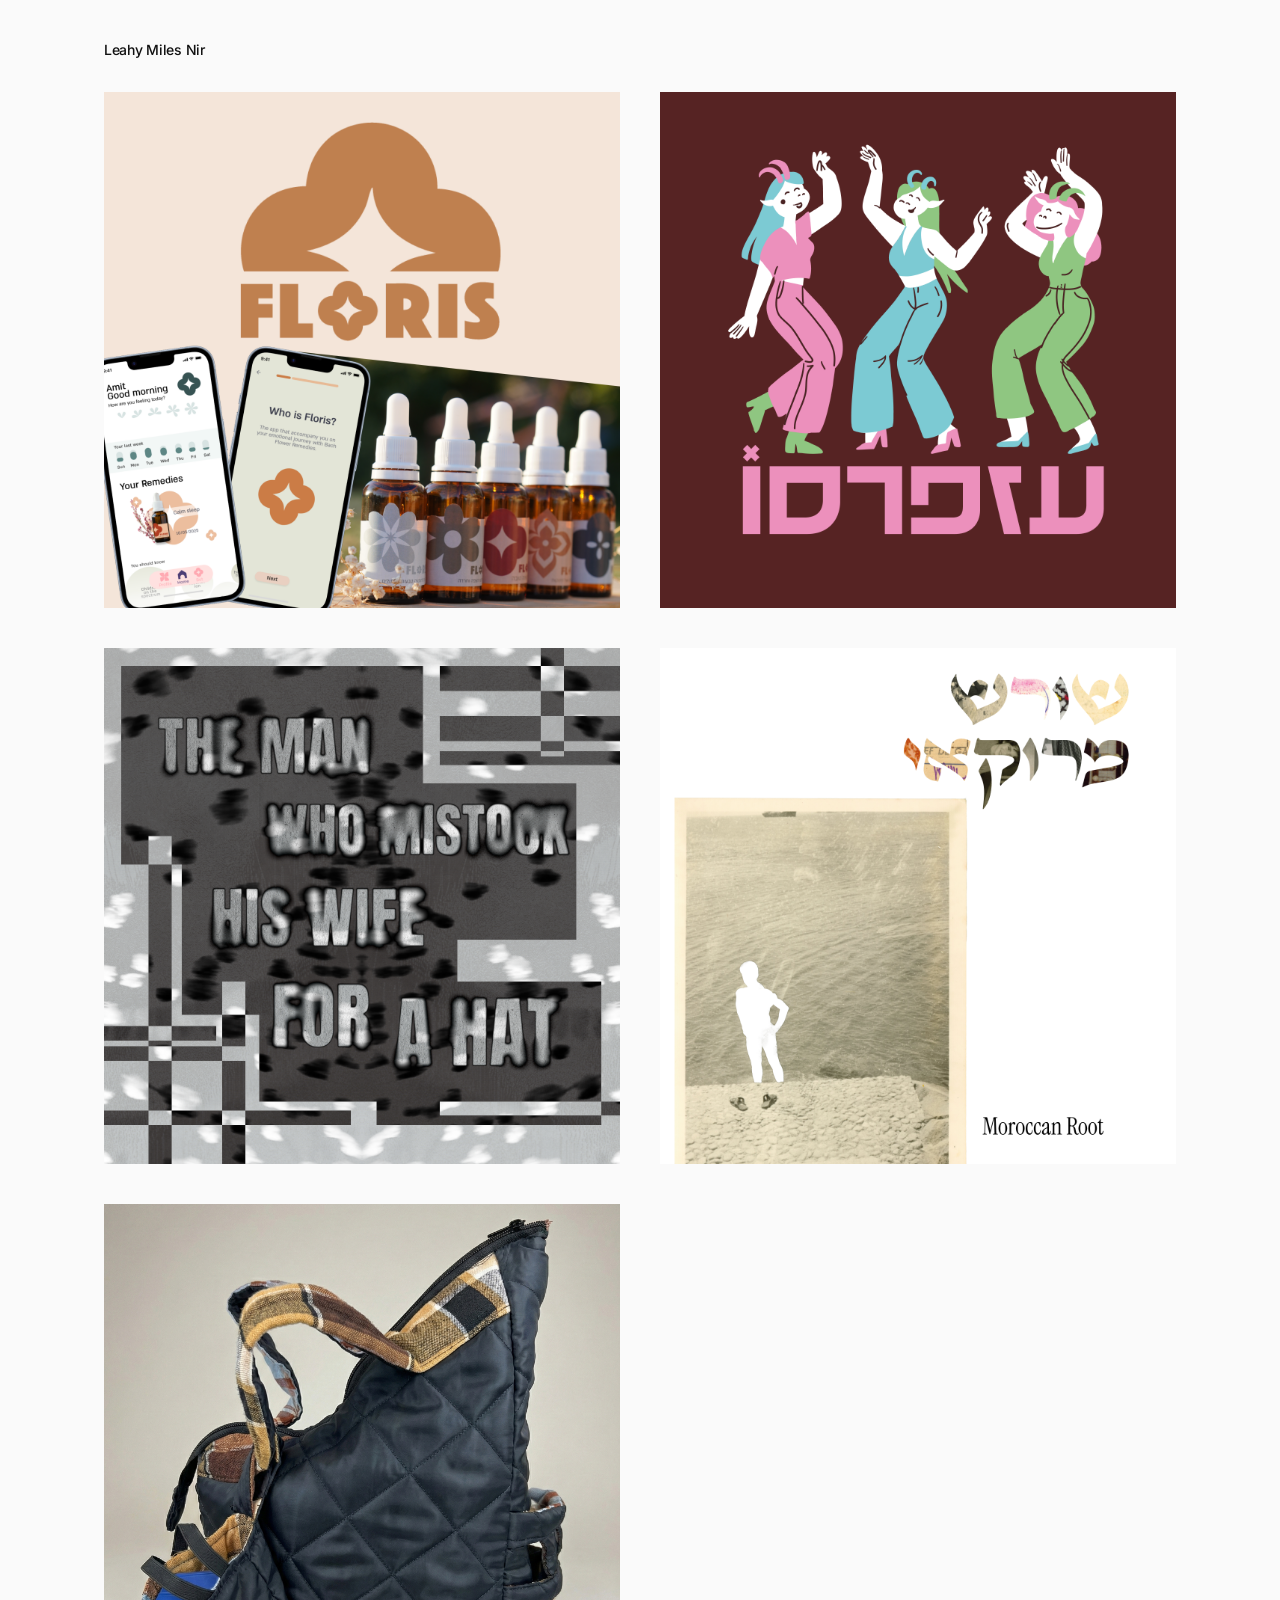
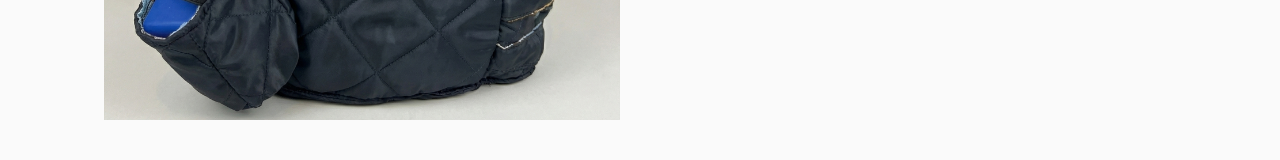
<file: index.html>
<!DOCTYPE html>
<html lang="en">
<head>
  <meta charset="UTF-8" />
  <meta name="viewport" content="width=device-width, initial-scale=1.0" />
  <meta name="description" content="Leahy Miles Nir — visual communication portfolio" />
  <title>Leahy Miles Nir</title>
  <link rel="preconnect" href="https://fonts.googleapis.com" />
  <link rel="preconnect" href="https://fonts.gstatic.com" crossorigin />
  <link href="https://fonts.googleapis.com/css2?family=Inter:wght@400;500&display=swap" rel="stylesheet" />
  <link rel="stylesheet" href="css/site.css" />
</head>
<body>
  <header class="site-header">
    <h1 class="name">Leahy Miles Nir</h1>
  </header>

  <main class="grid">
    <a class="card" href="floris.html">
      <div class="card__media">
        <img src="images/floris preview.png" alt="" width="800" height="800" loading="lazy" />
        <span class="card__label">Floris</span>
      </div>
    </a>

    <a class="card" href="ezpresso.html">
      <div class="card__media">
        <img src="images/Ezpresso preview.png" alt="" width="800" height="800" loading="lazy" />
        <span class="card__label">EZpresso</span>
      </div>
    </a>

    <a class="card" href="book-opening-sequence.html">
      <div class="card__media">
        <img src="images/the man preview.png" alt="" width="800" height="800" loading="lazy" />
        <span class="card__label">Book opening sequence</span>
      </div>
    </a>

    <a class="card" href="moroccan-root.html">
      <div class="card__media">
        <img src="images/moroccan preview.png" alt="" width="800" height="800" loading="lazy" />
        <span class="card__label">Moroccan Root</span>
      </div>
    </a>

    <a class="card" href="coffee-kit.html">
      <div class="card__media">
        <img src="images/coffee kit preview.jpg" alt="" width="800" height="800" loading="lazy" />
        <span class="card__label">Coffee Kit</span>
      </div>
    </a>
  </main>
</body>
</html>
</file>
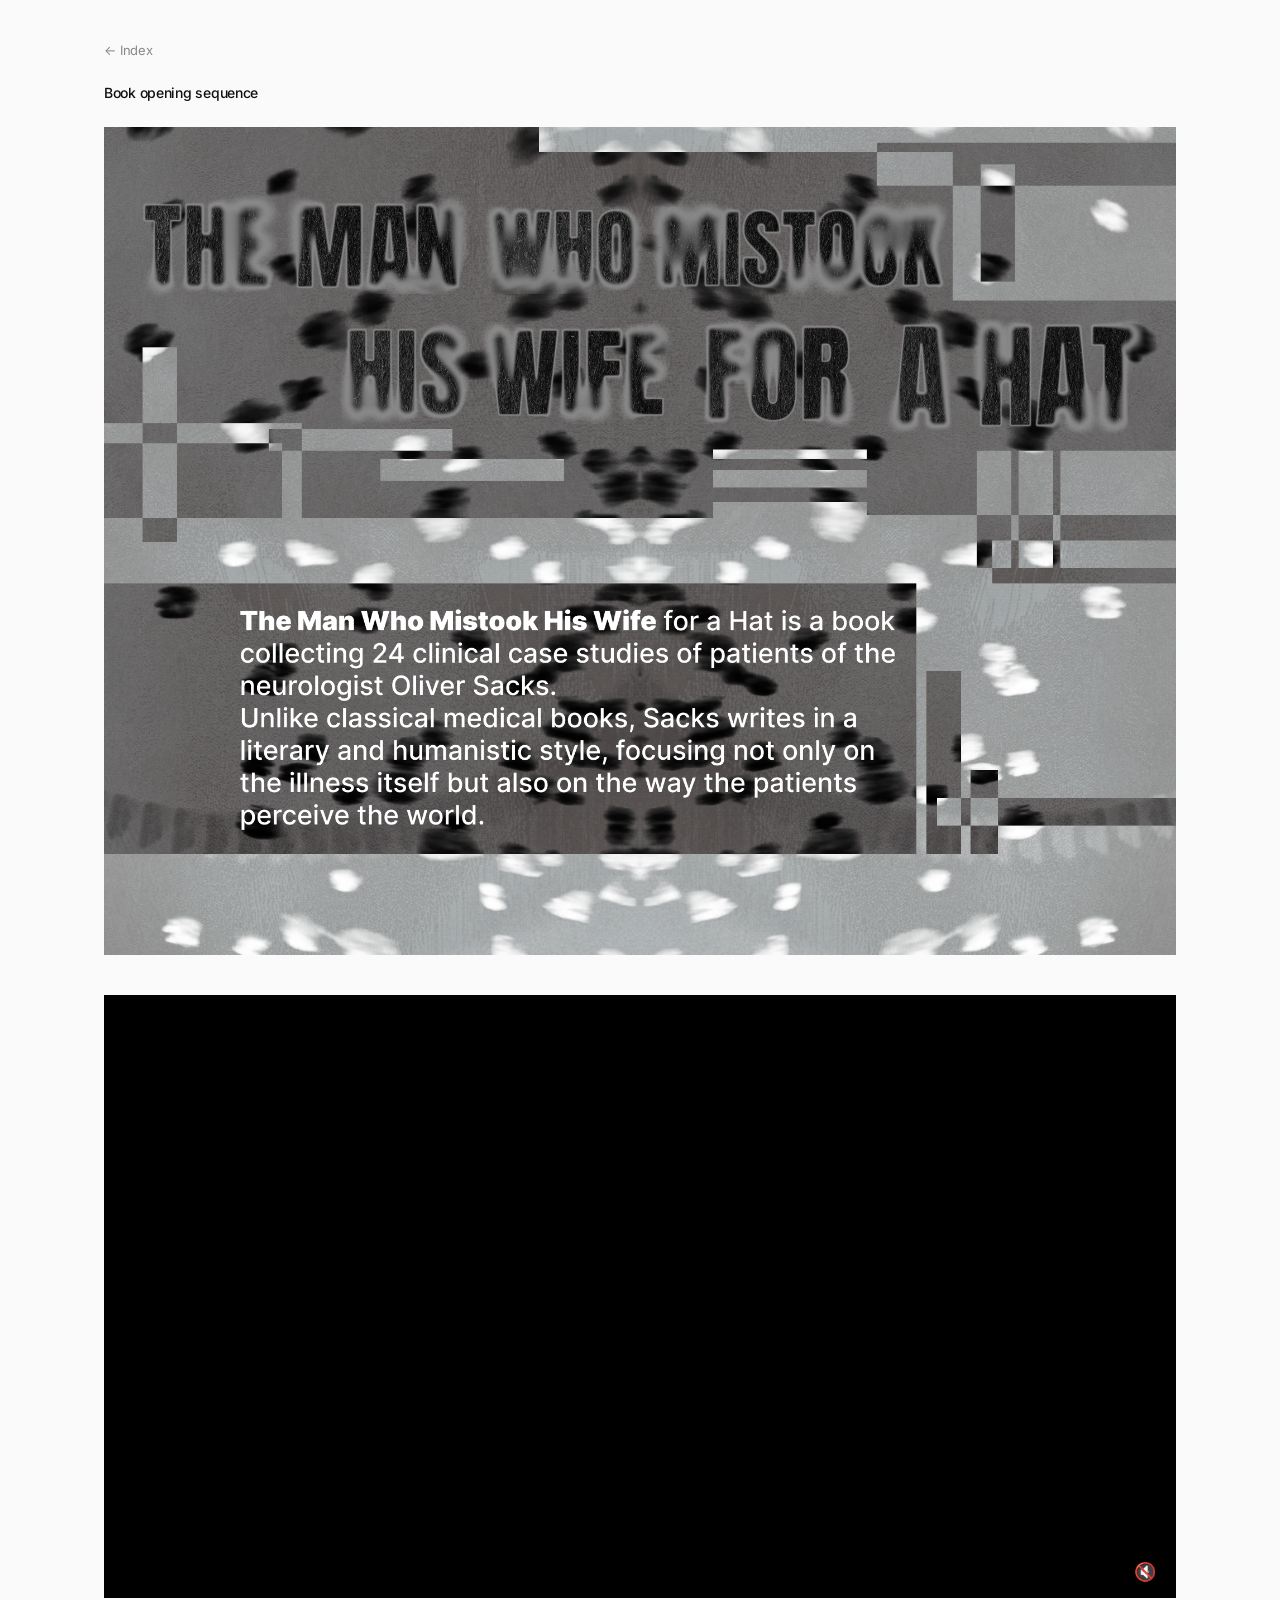
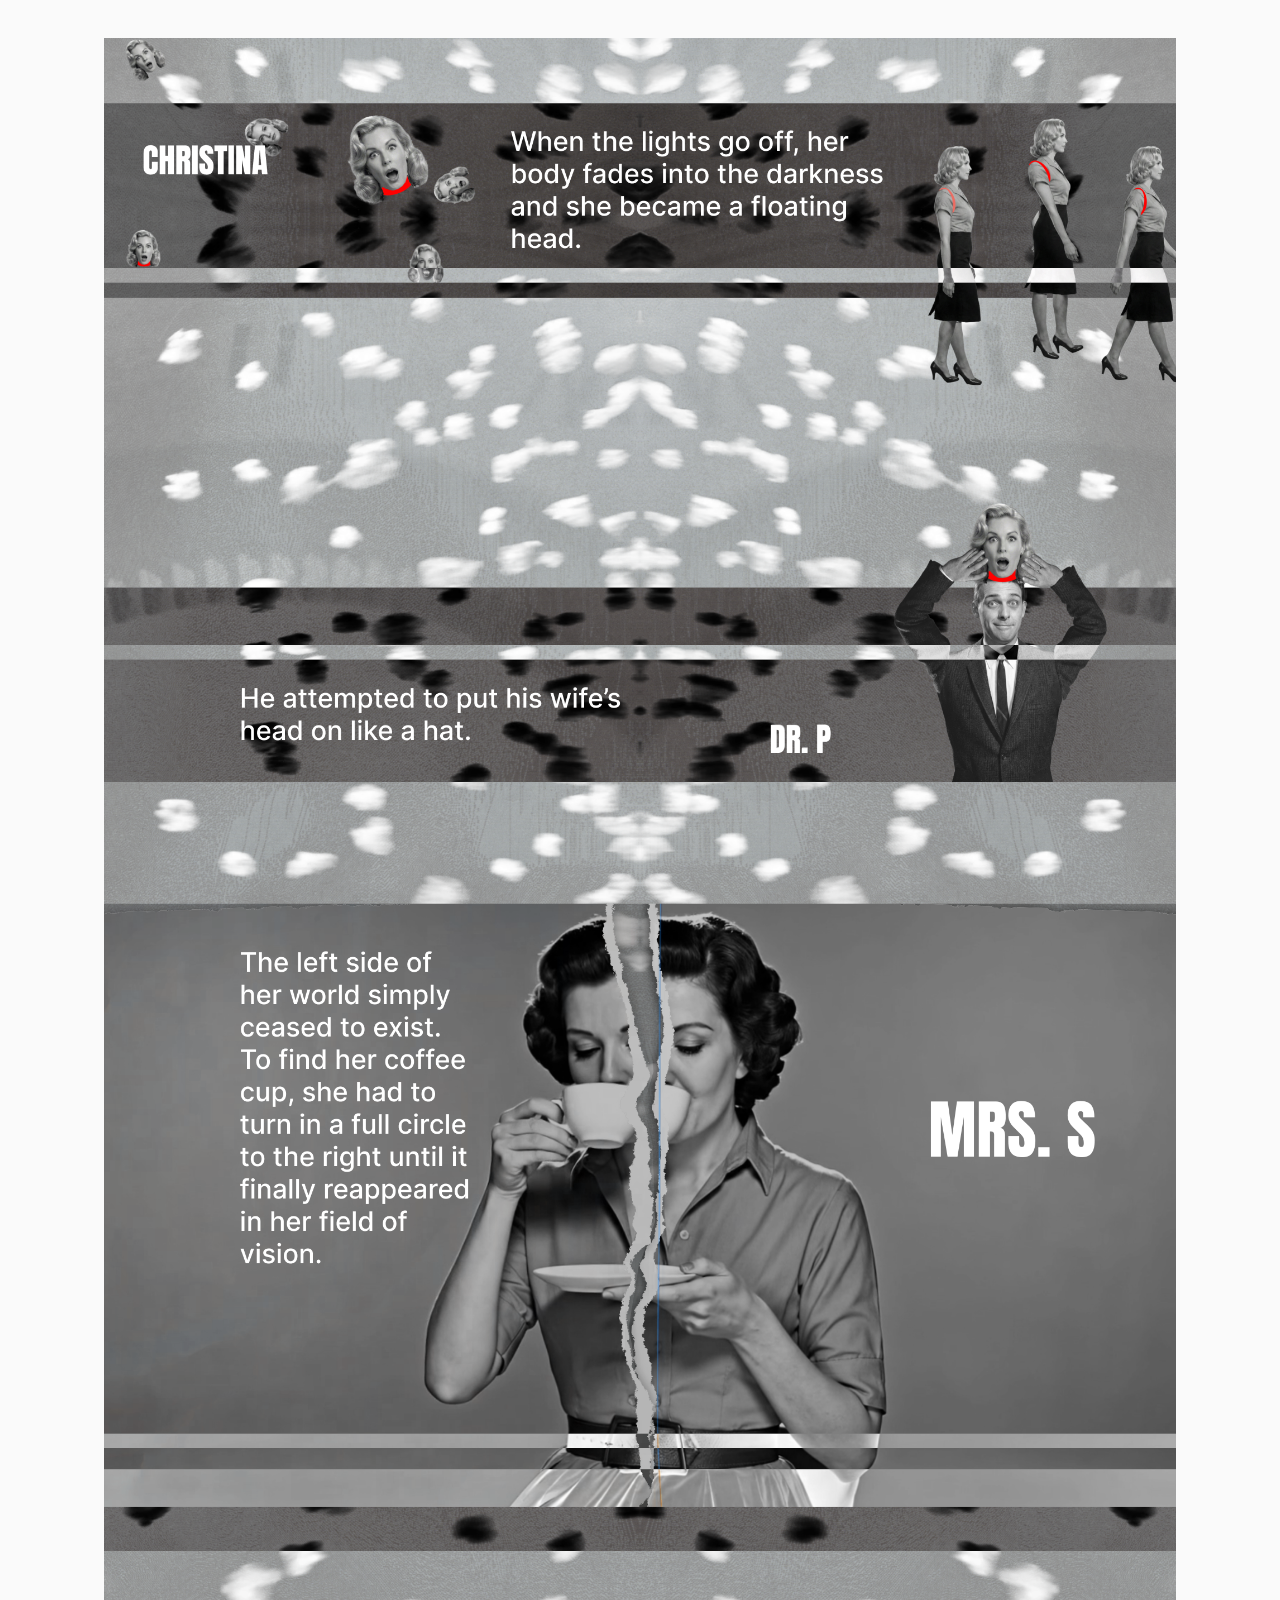
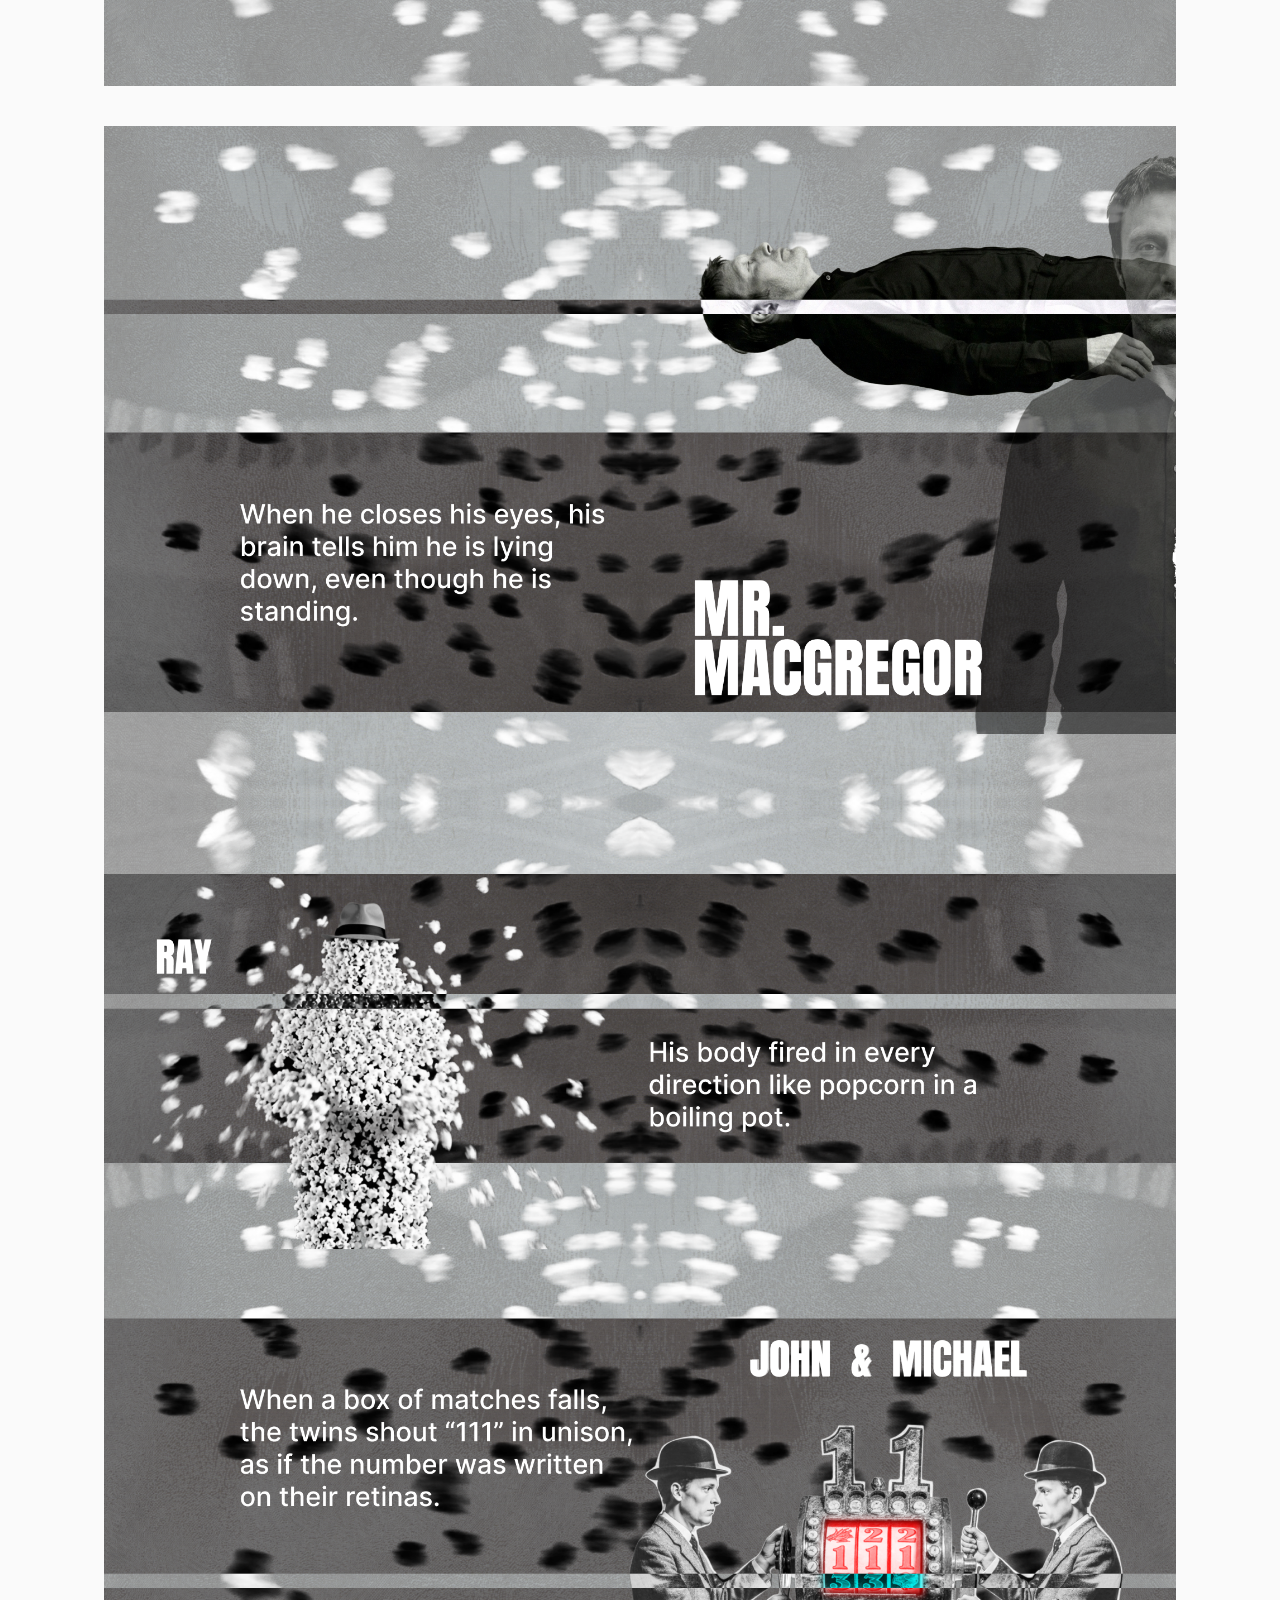
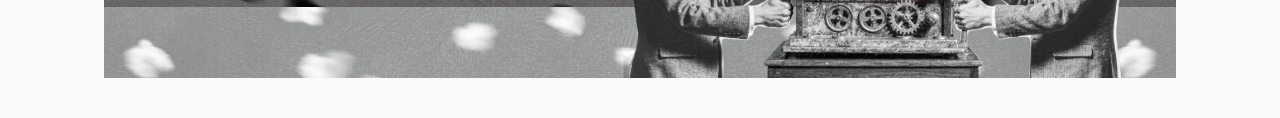
<file: book-opening-sequence.html>
<!DOCTYPE html>
<html lang="en">
<head>
  <meta charset="UTF-8" />
  <meta name="viewport" content="width=device-width, initial-scale=1.0" />
  <title>Book opening sequence — Leahy Miles Nir</title>
  <link rel="preconnect" href="https://fonts.googleapis.com" />
  <link rel="preconnect" href="https://fonts.gstatic.com" crossorigin />
  <link href="https://fonts.googleapis.com/css2?family=Inter:wght@400;500&display=swap" rel="stylesheet" />
  <link rel="stylesheet" href="css/site.css" />
</head>
<body>
  <header class="site-header site-header--compact">
    <a class="back" href="index.html">← Index</a>
    <h1 class="project-heading">Book opening sequence</h1>
  </header>

  <main class="gallery">
    <div class="gallery__item">
      <img src="images/the man page 1.png" alt="Book opening sequence — page 1" width="2400" height="1600" />
    </div>
    <div class="gallery__item">
      <div class="youtube-embed">
        <div id="the-man-youtube" class="youtube-embed__player"></div>
        <button
          type="button"
          class="youtube-mute"
          aria-label="Unmute video"
          aria-pressed="true"
        >🔇</button>
      </div>
    </div>
    <div class="gallery__item">
      <img src="images/the man page 2.png" alt="Book opening sequence — page 2" width="2400" height="1600" />
    </div>
    <div class="gallery__item">
      <img src="images/the man page 3.png" alt="Book opening sequence — page 3" width="2400" height="1600" />
    </div>
  </main>

  <script src="https://www.youtube.com/iframe_api"></script>
  <script src="js/gallery-scroll.js"></script>
  <script src="js/youtube-mute.js"></script>
</body>
</html>
</file>
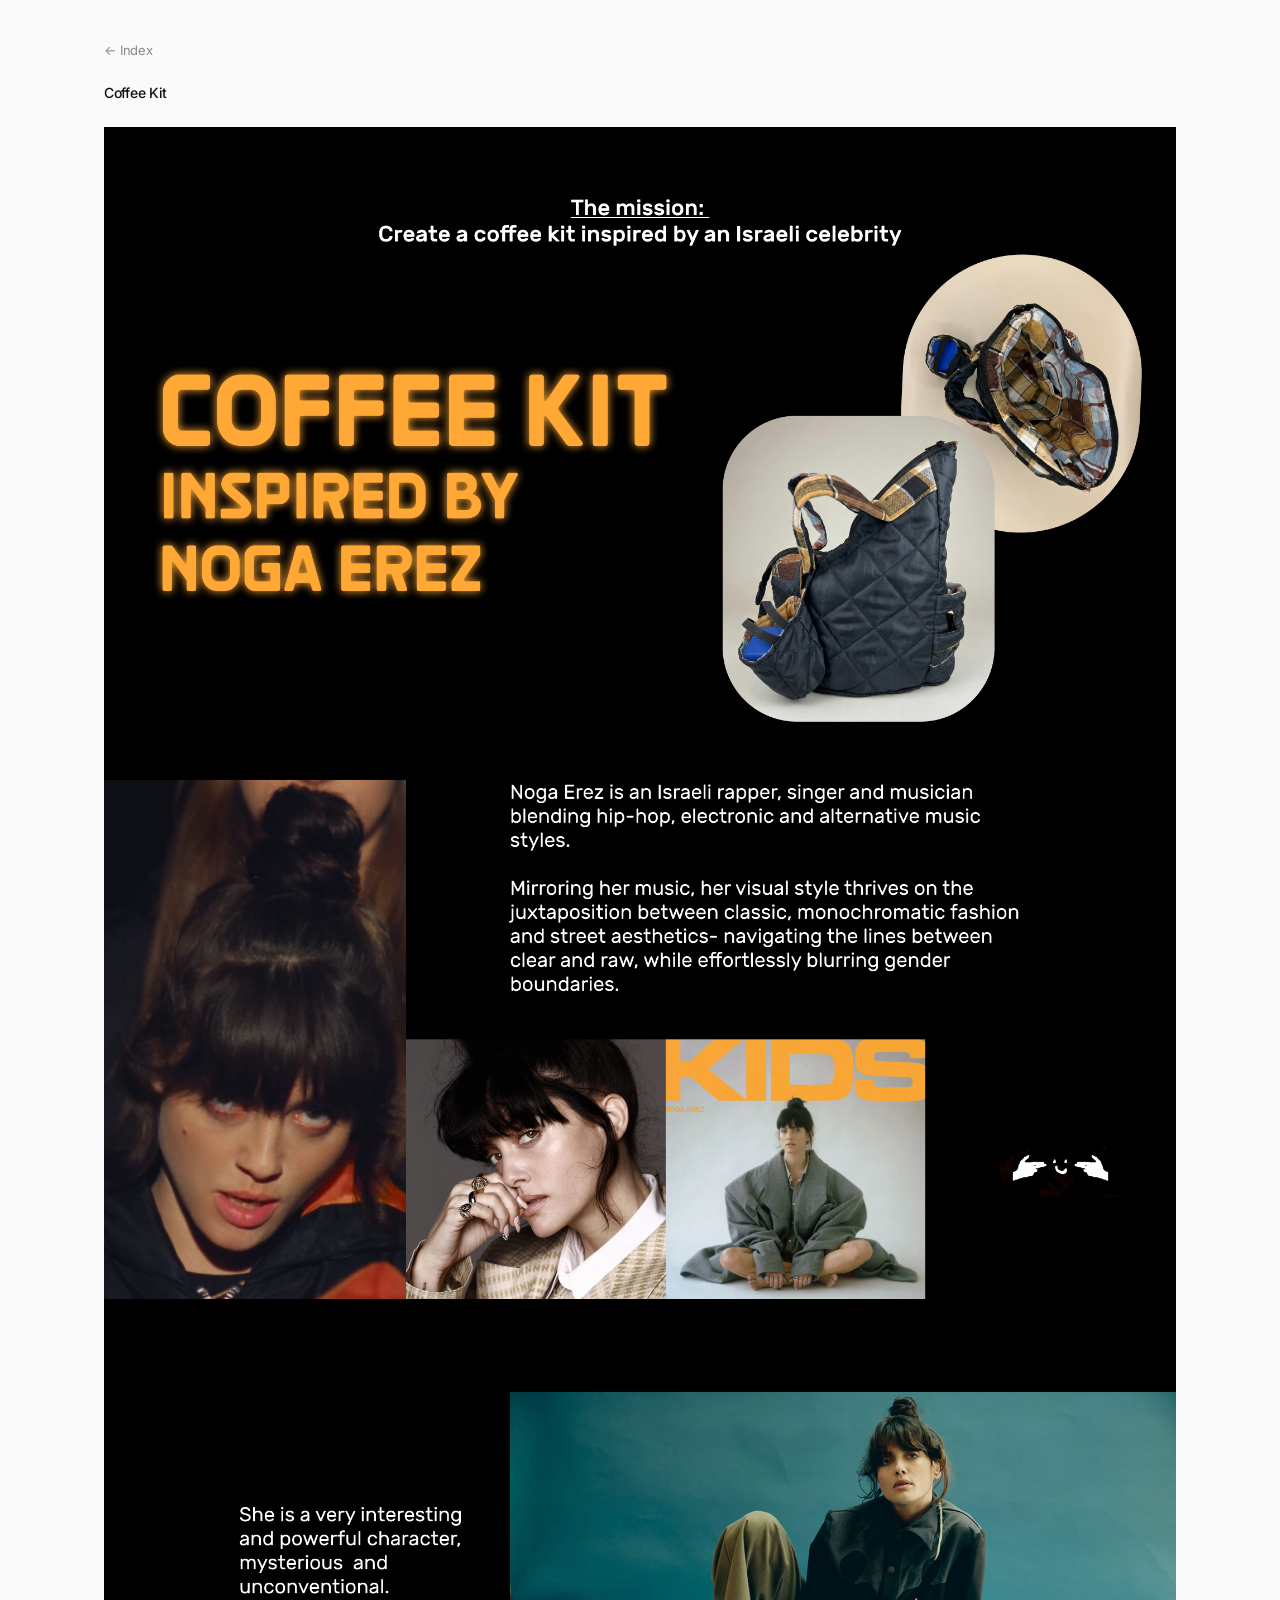
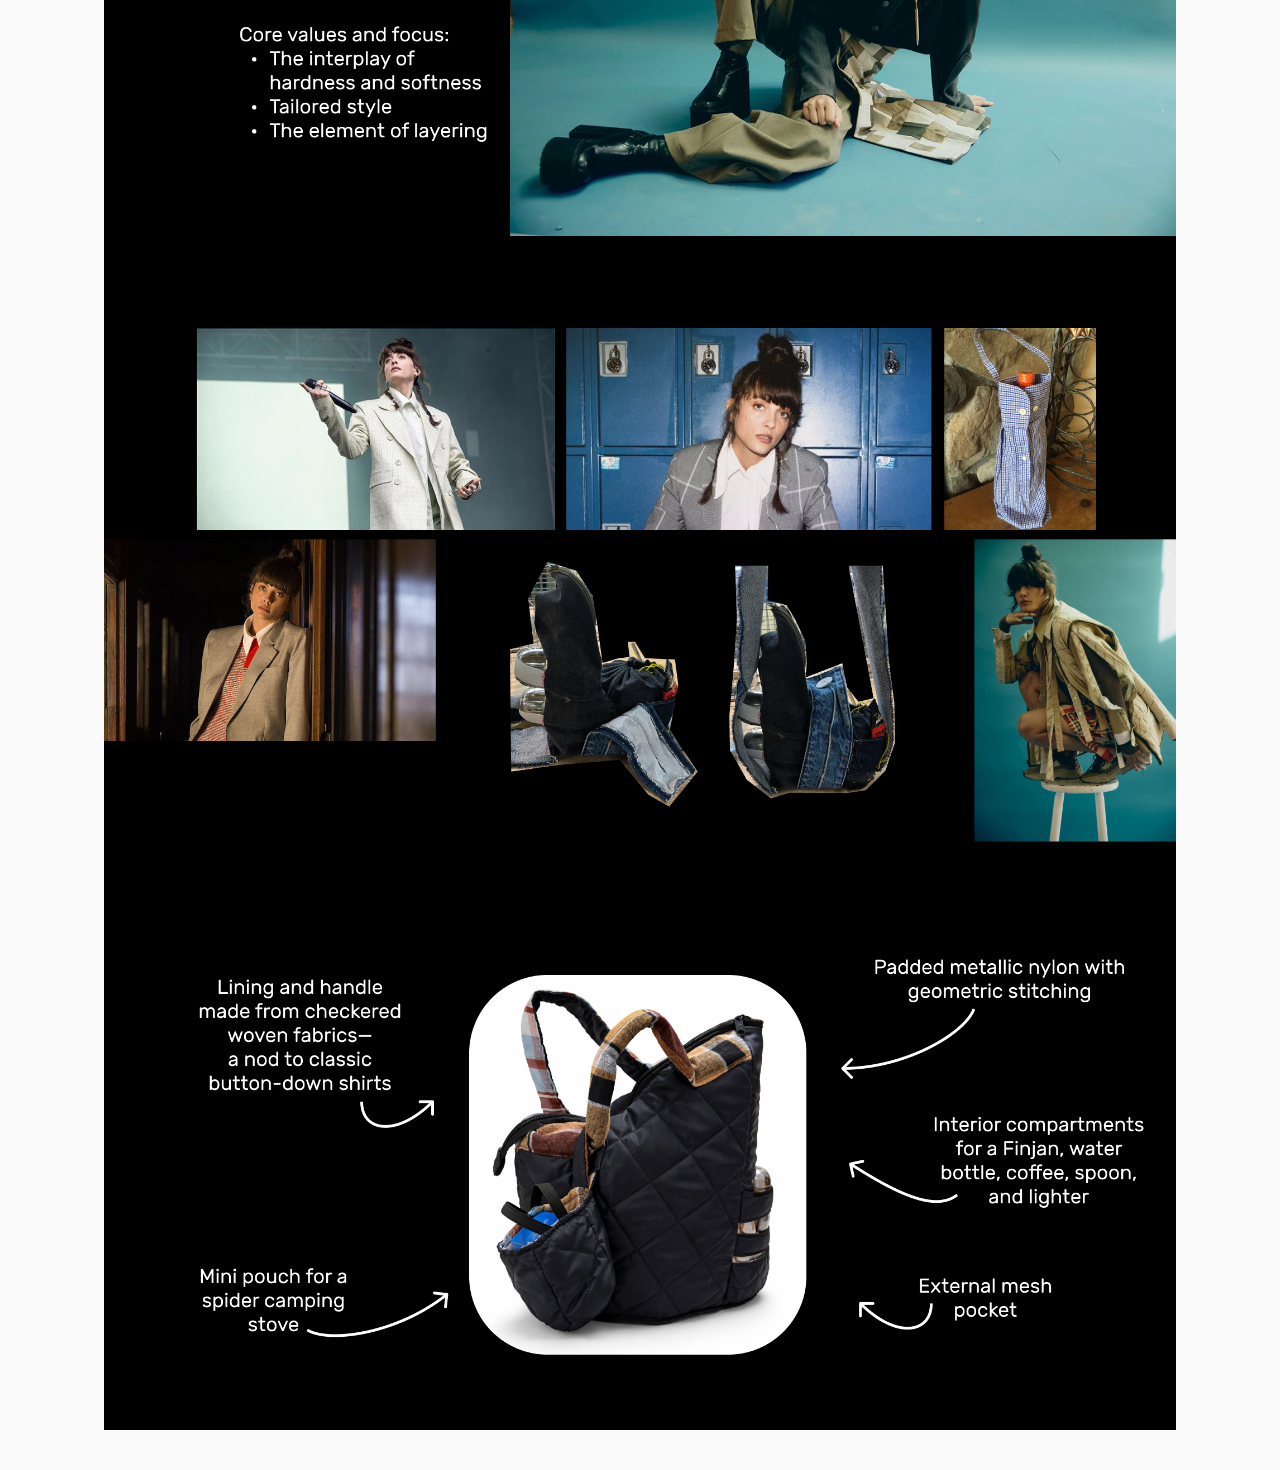
<file: coffee-kit.html>
<!DOCTYPE html>
<html lang="en">
<head>
  <meta charset="UTF-8" />
  <meta name="viewport" content="width=device-width, initial-scale=1.0" />
  <title>Coffee Kit — Leahy Miles Nir</title>
  <link rel="preconnect" href="https://fonts.googleapis.com" />
  <link rel="preconnect" href="https://fonts.gstatic.com" crossorigin />
  <link href="https://fonts.googleapis.com/css2?family=Inter:wght@400;500&display=swap" rel="stylesheet" />
  <link rel="stylesheet" href="css/site.css" />
</head>
<body>
  <header class="site-header site-header--compact">
    <a class="back" href="index.html">← Index</a>
    <h1 class="project-heading">Coffee Kit</h1>
  </header>

  <main class="gallery">
    <div class="gallery__item">
      <img src="images/Coffee kit page.jpg" alt="Coffee Kit project" width="2400" height="1600" />
    </div>
  </main>

  <script src="js/gallery-scroll.js"></script>
</body>
</html>
</file>
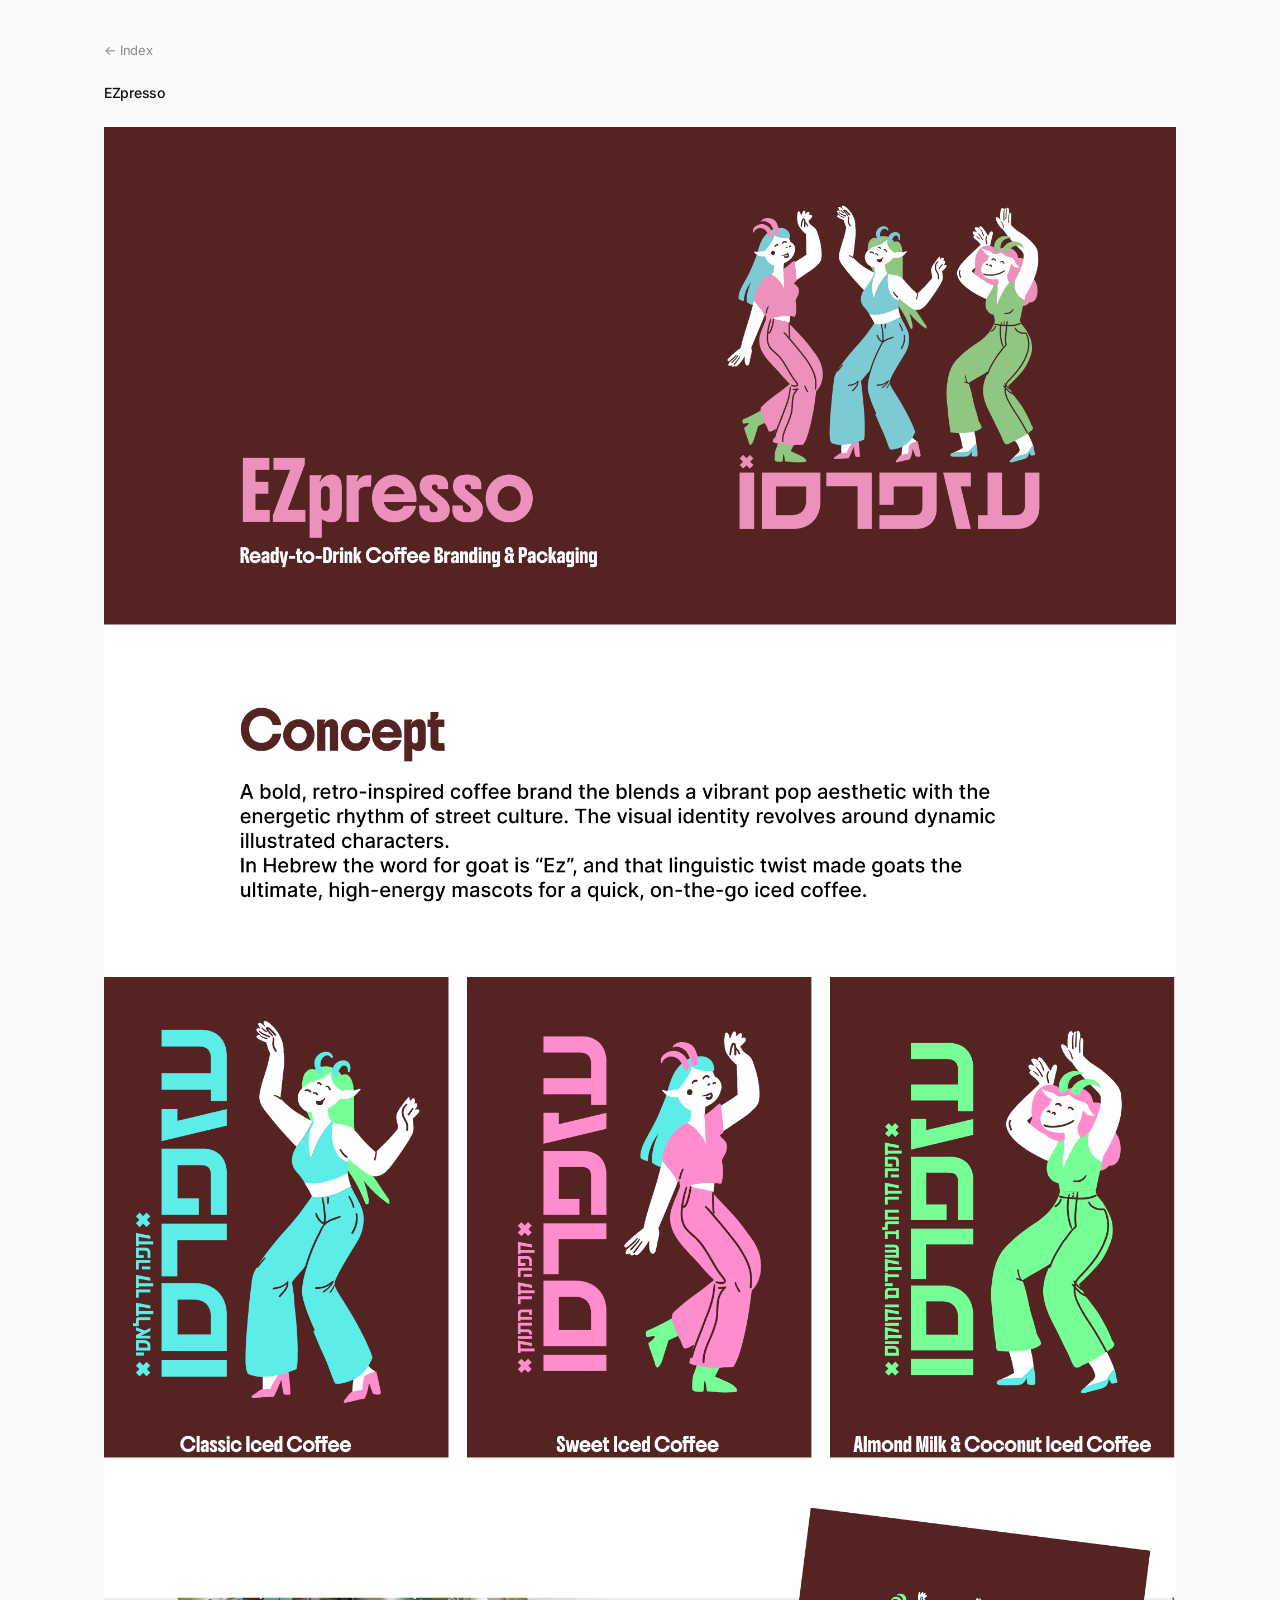
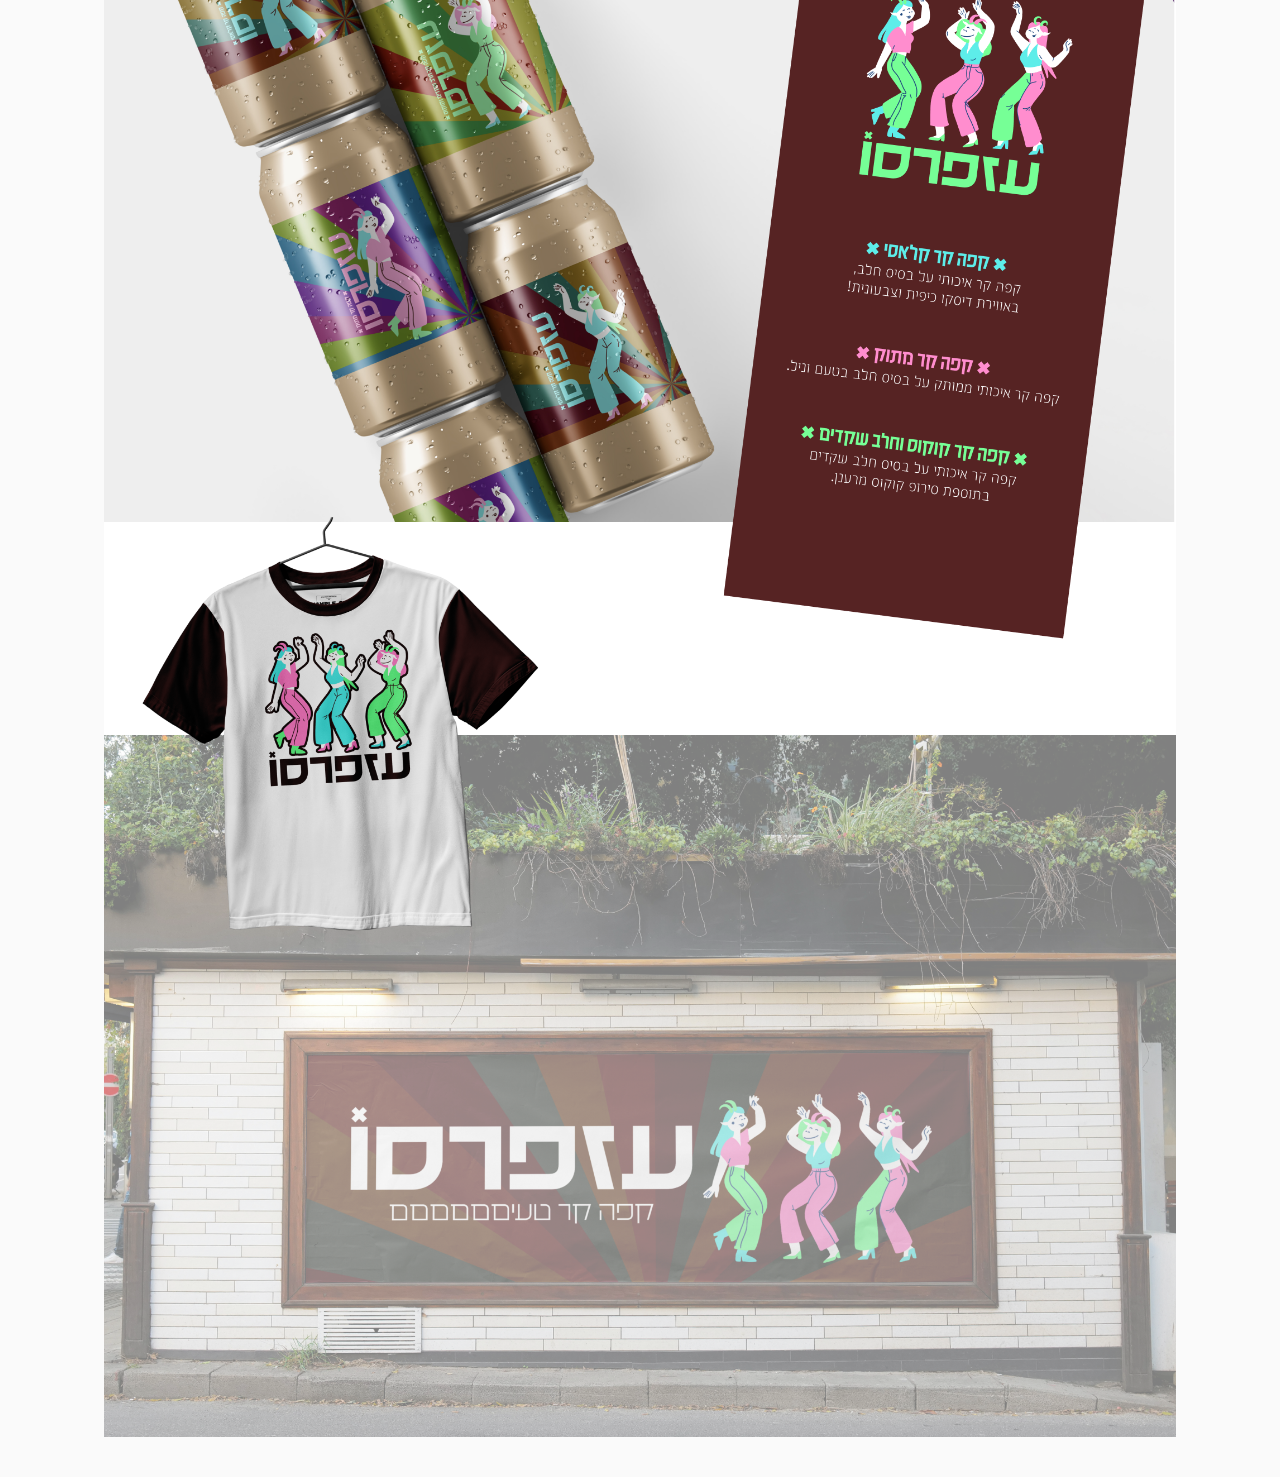
<file: ezpresso.html>
<!DOCTYPE html>
<html lang="en">
<head>
  <meta charset="UTF-8" />
  <meta name="viewport" content="width=device-width, initial-scale=1.0" />
  <title>EZpresso — Leahy Miles Nir</title>
  <link rel="preconnect" href="https://fonts.googleapis.com" />
  <link rel="preconnect" href="https://fonts.gstatic.com" crossorigin />
  <link href="https://fonts.googleapis.com/css2?family=Inter:wght@400;500&display=swap" rel="stylesheet" />
  <link rel="stylesheet" href="css/site.css" />
</head>
<body>
  <header class="site-header site-header--compact">
    <a class="back" href="index.html">← Index</a>
    <h1 class="project-heading">EZpresso</h1>
  </header>

  <main class="gallery">
    <div class="gallery__item">
      <img src="images/Ezpresso page.png" alt="EZpresso project" width="2400" height="1600" />
    </div>
  </main>

  <script src="js/gallery-scroll.js"></script>
</body>
</html>
</file>
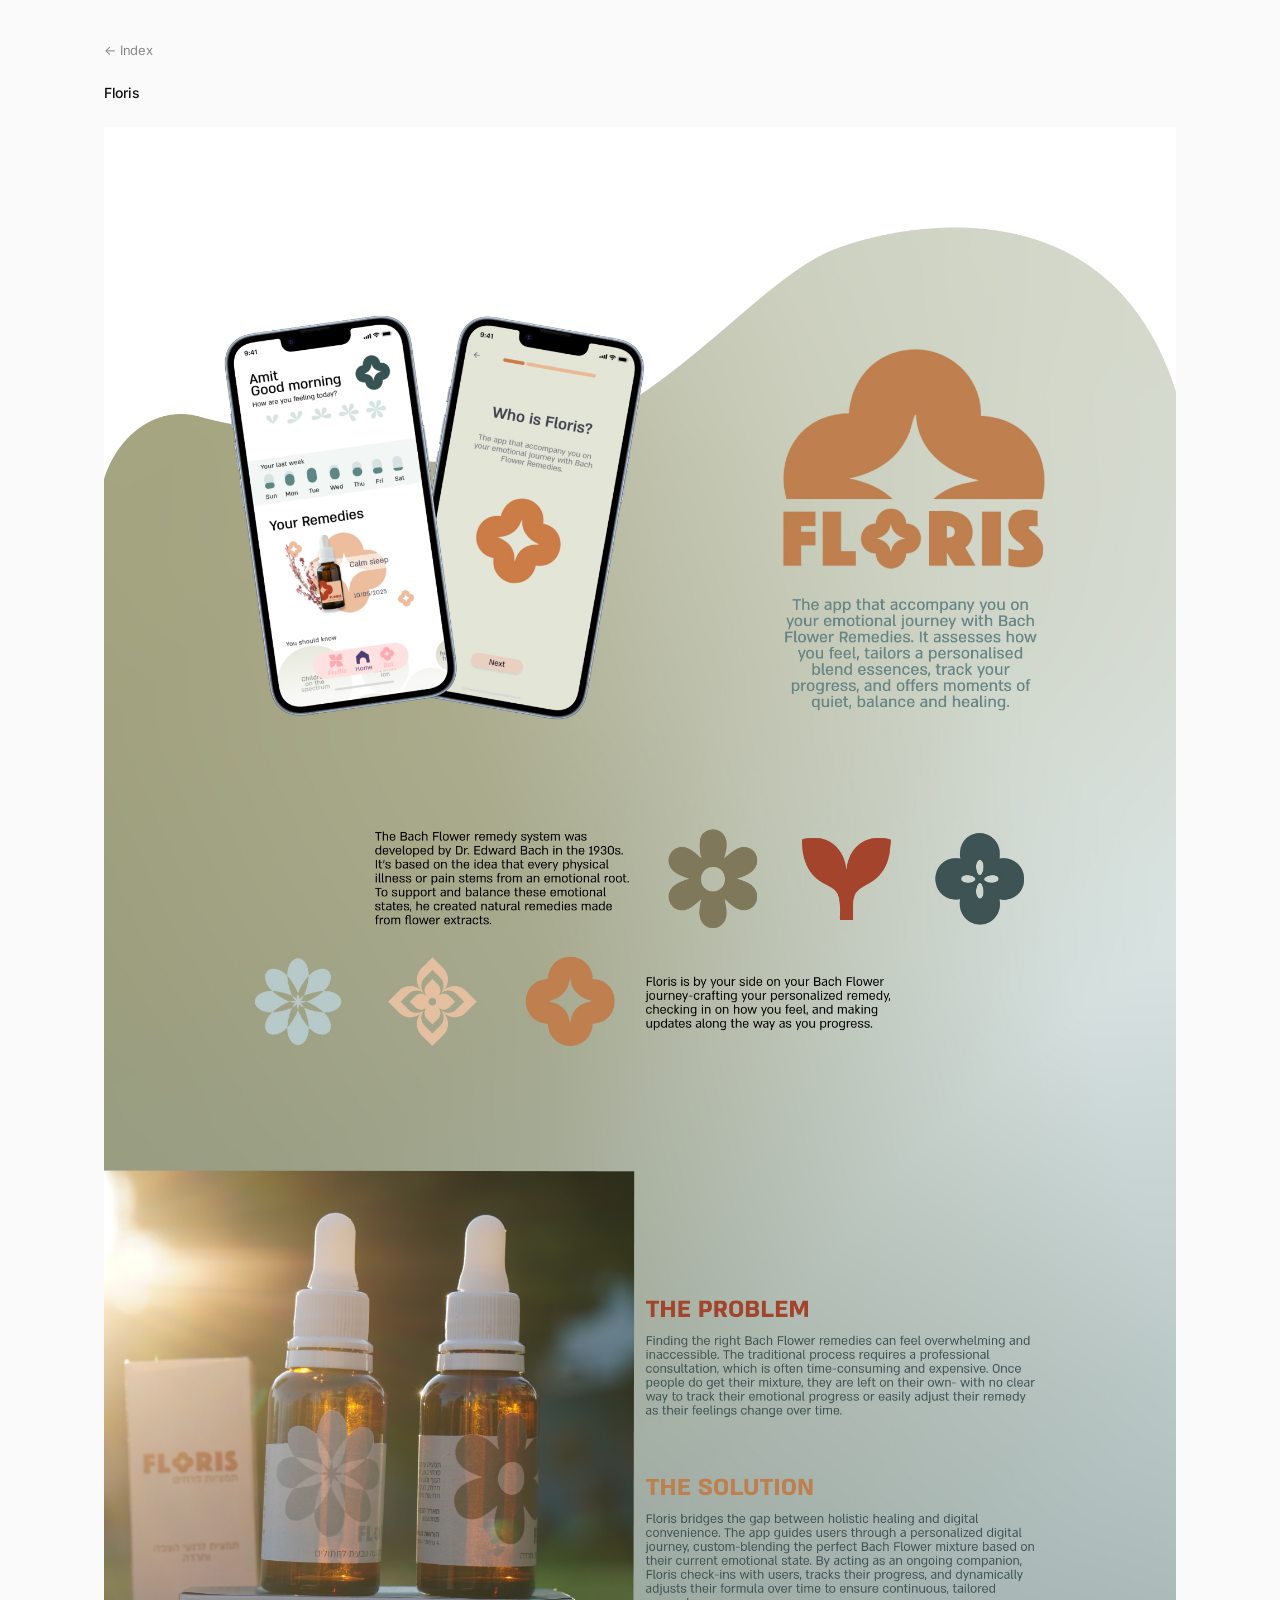
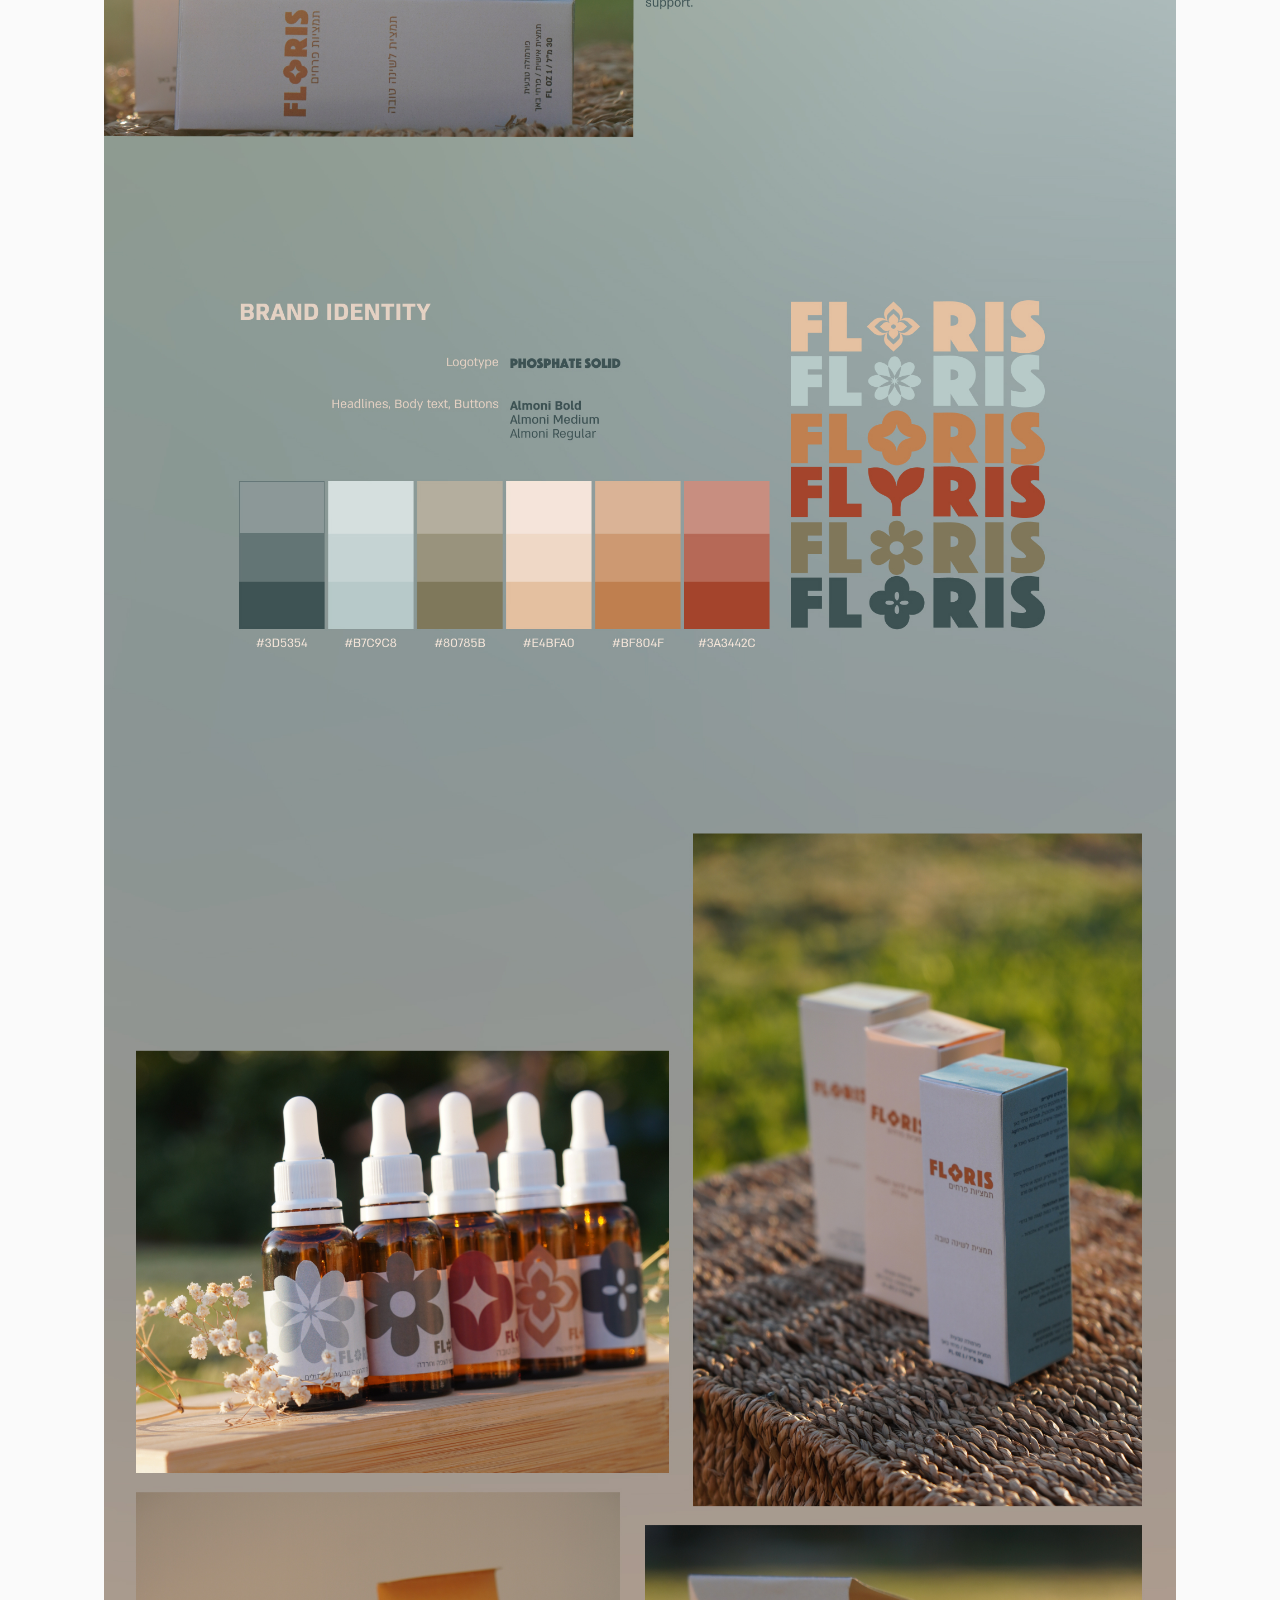
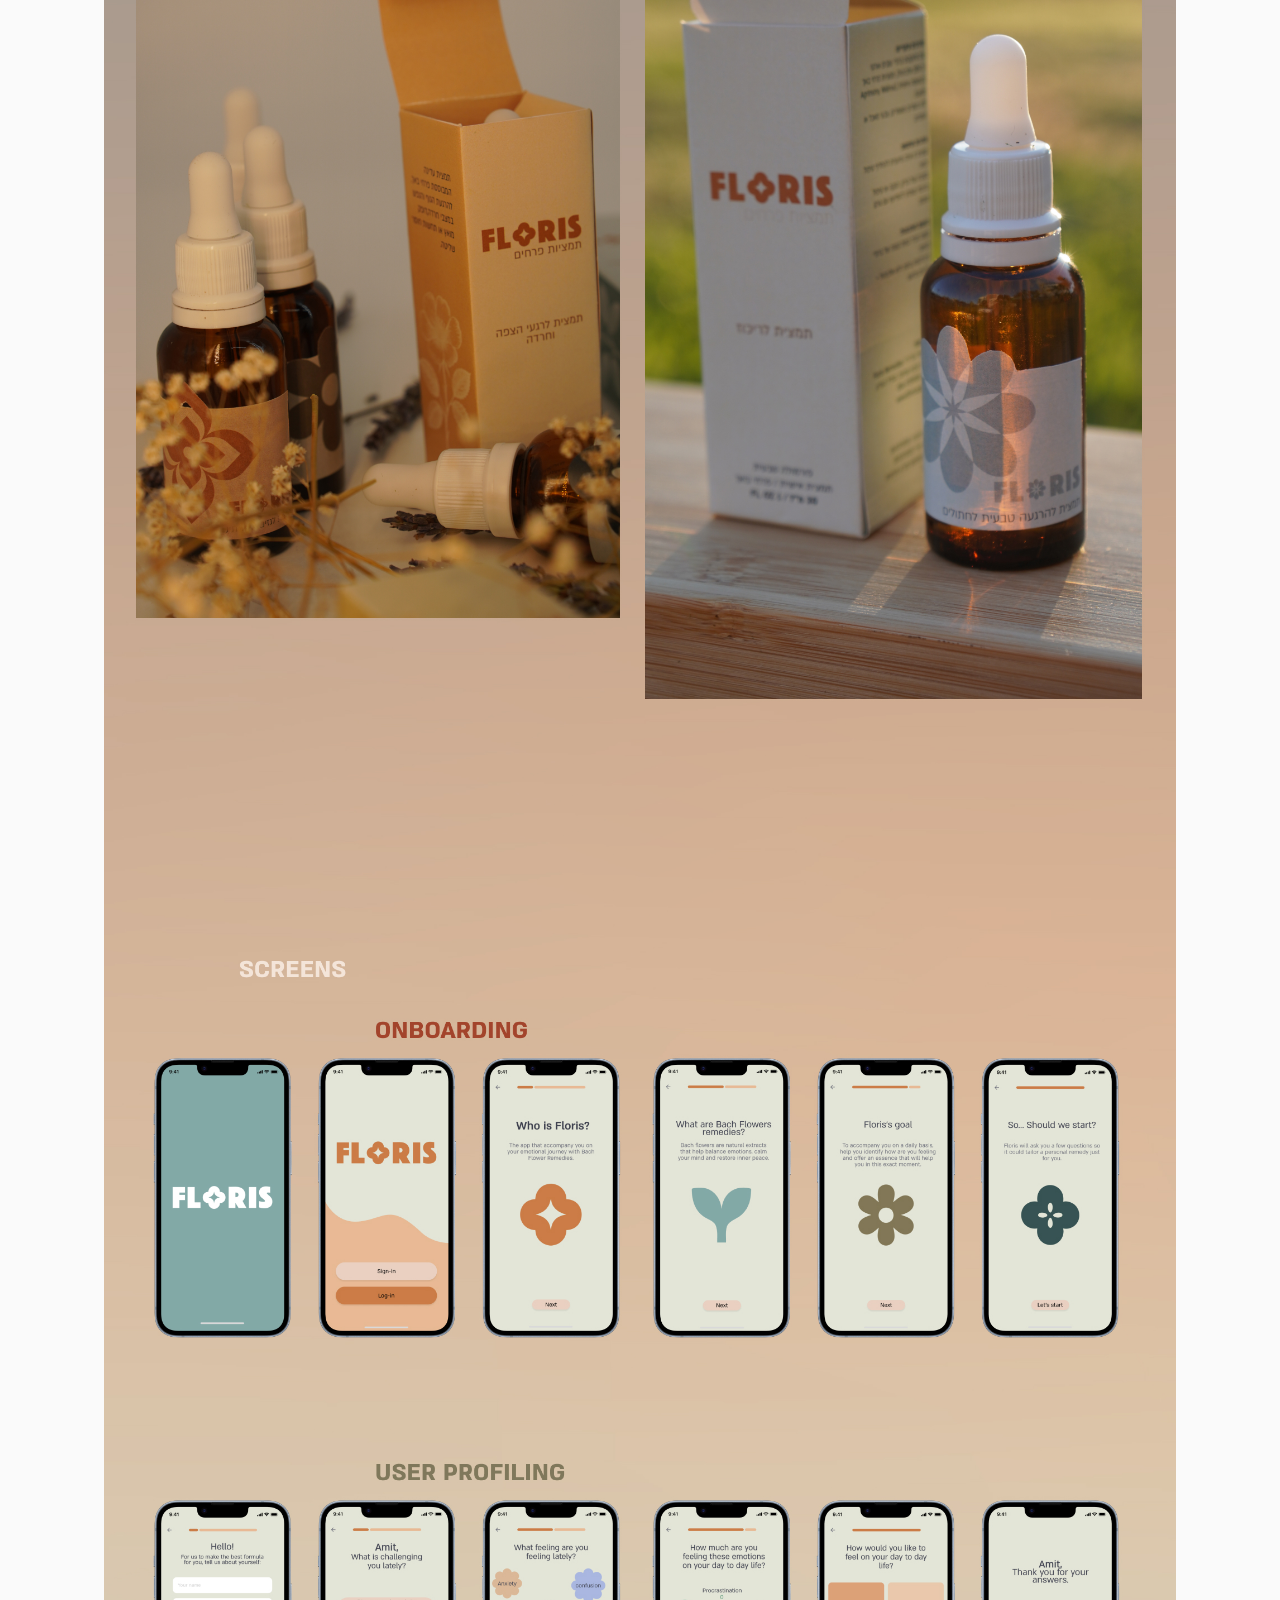
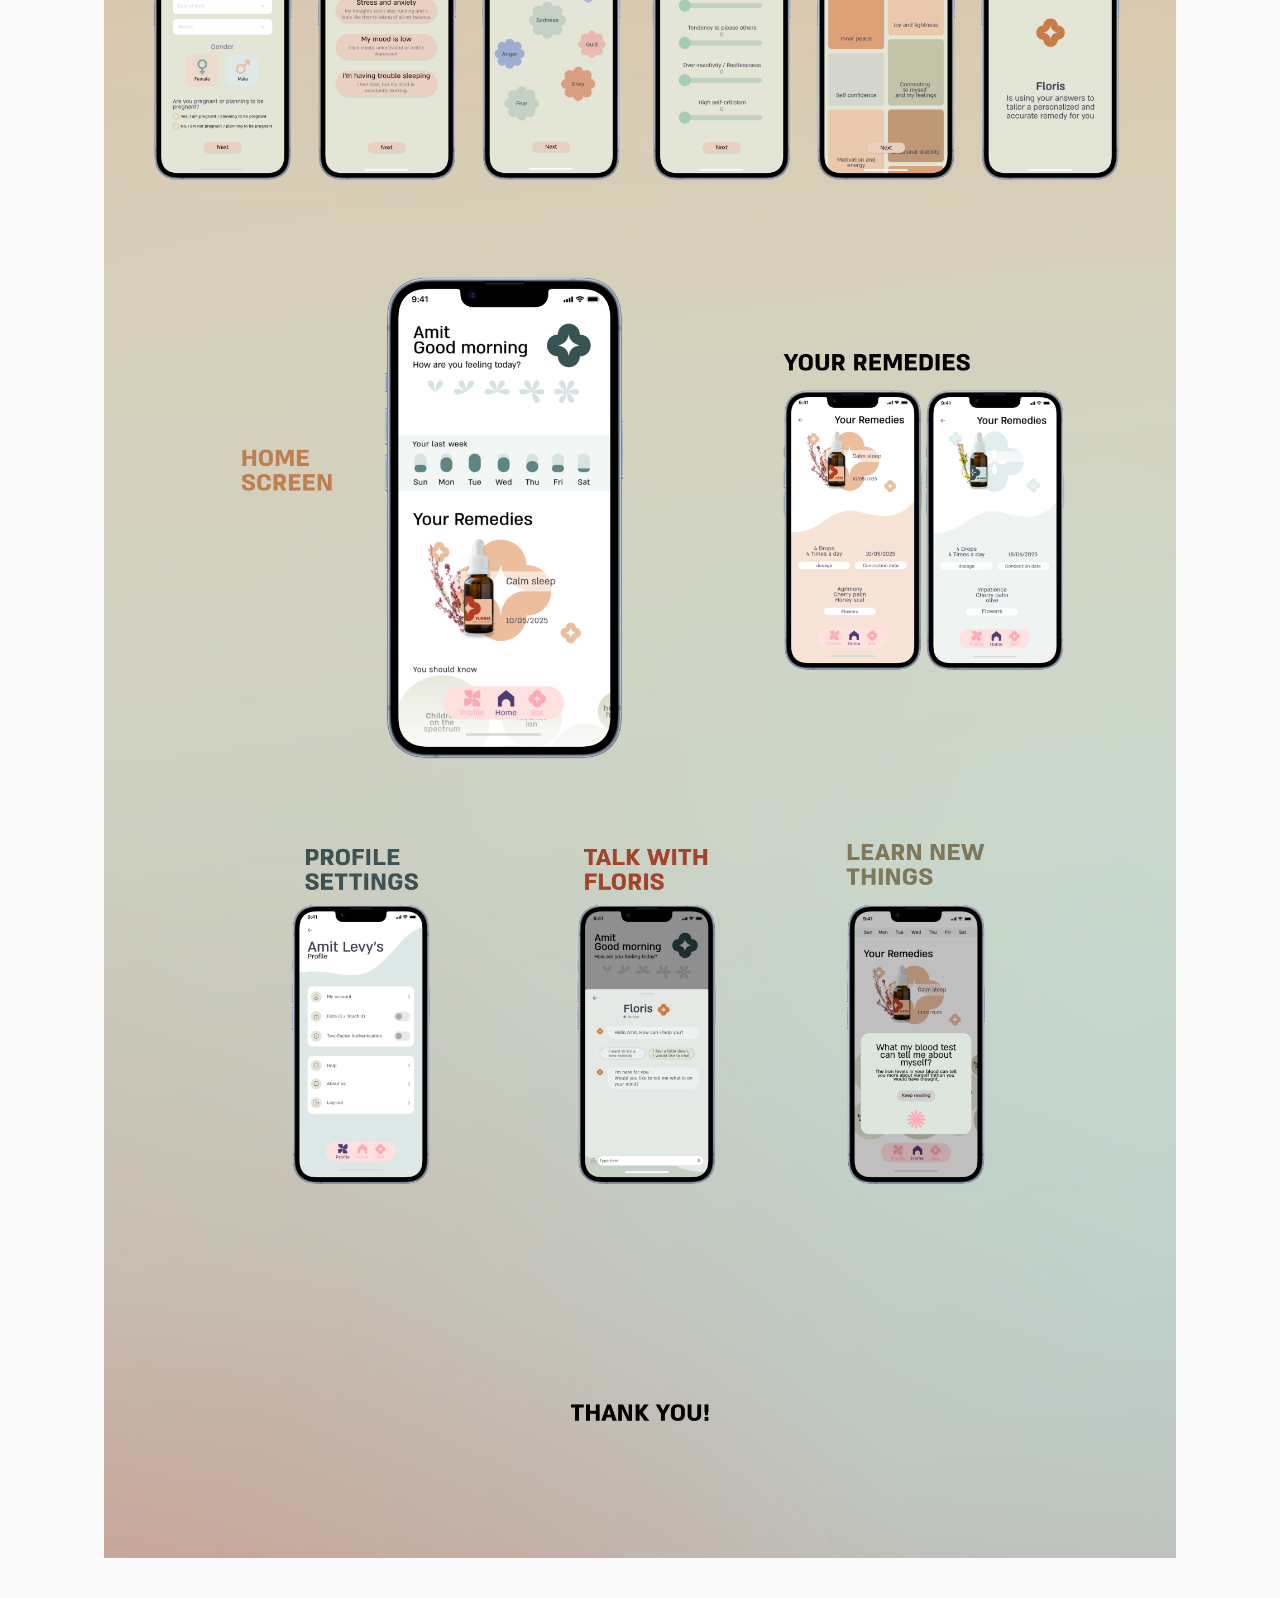
<file: floris.html>
<!DOCTYPE html>
<html lang="en">
<head>
  <meta charset="UTF-8" />
  <meta name="viewport" content="width=device-width, initial-scale=1.0" />
  <title>Floris — Leahy Miles Nir</title>
  <link rel="preconnect" href="https://fonts.googleapis.com" />
  <link rel="preconnect" href="https://fonts.gstatic.com" crossorigin />
  <link href="https://fonts.googleapis.com/css2?family=Inter:wght@400;500&display=swap" rel="stylesheet" />
  <link rel="stylesheet" href="css/site.css" />
</head>
<body>
  <header class="site-header site-header--compact">
    <a class="back" href="index.html">← Index</a>
    <h1 class="project-heading">Floris</h1>
  </header>

  <main class="gallery">
    <div class="gallery__item">
      <img src="images/Floris page.jpg" alt="Floris project" width="2400" height="1600" />
    </div>
  </main>

  <script src="js/gallery-scroll.js"></script>
</body>
</html>
</file>
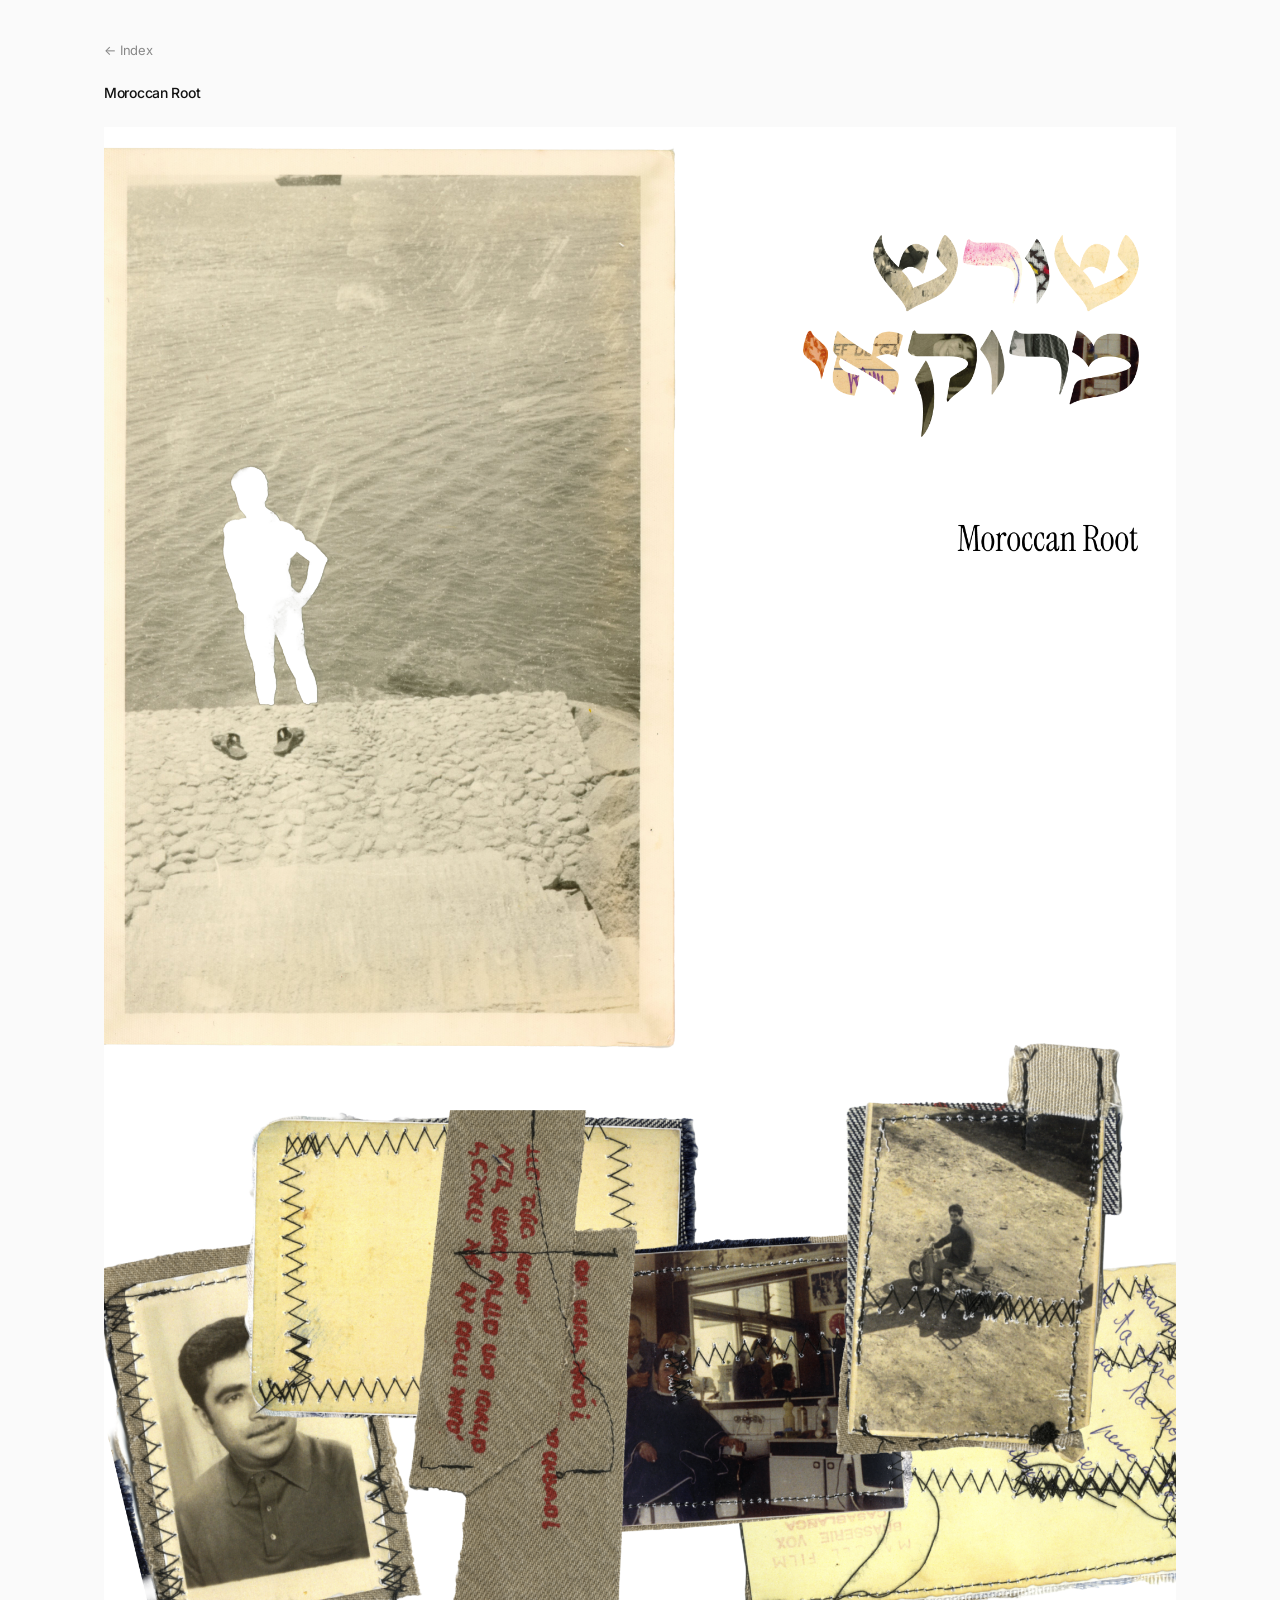
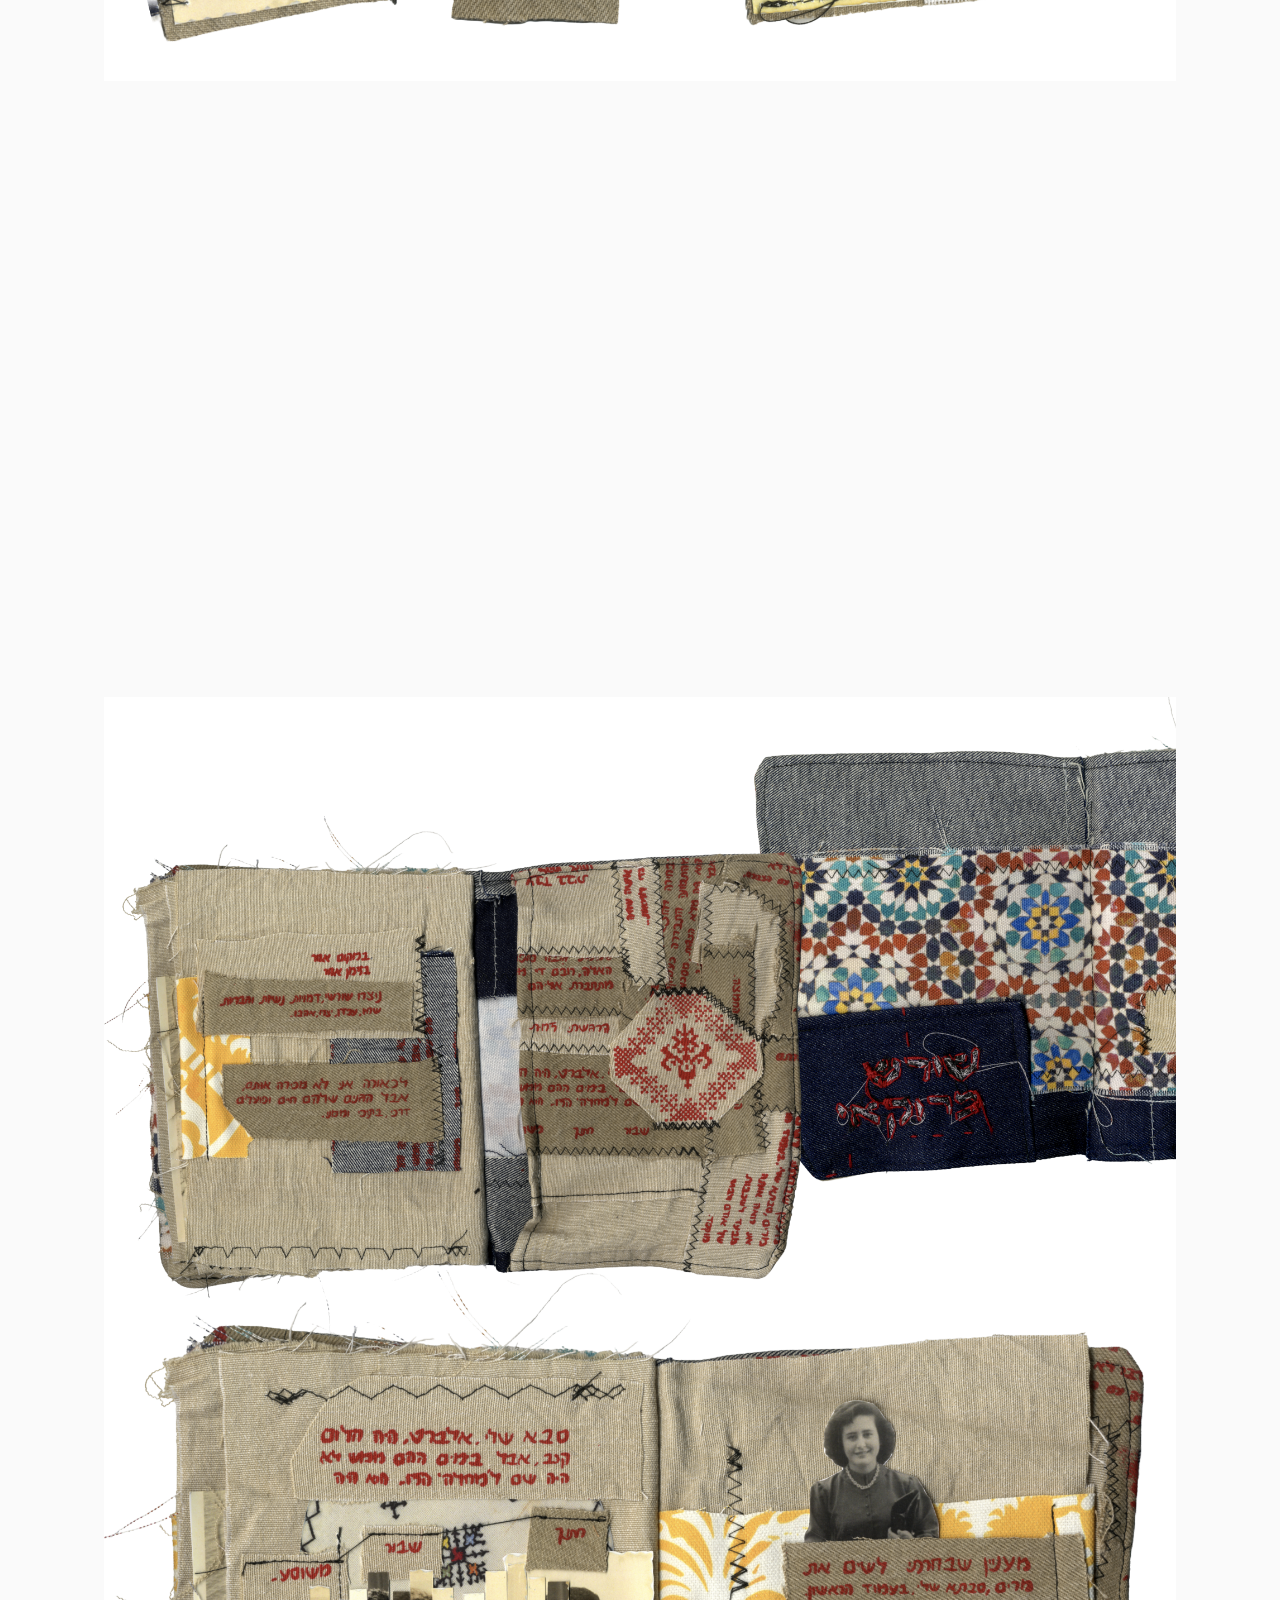
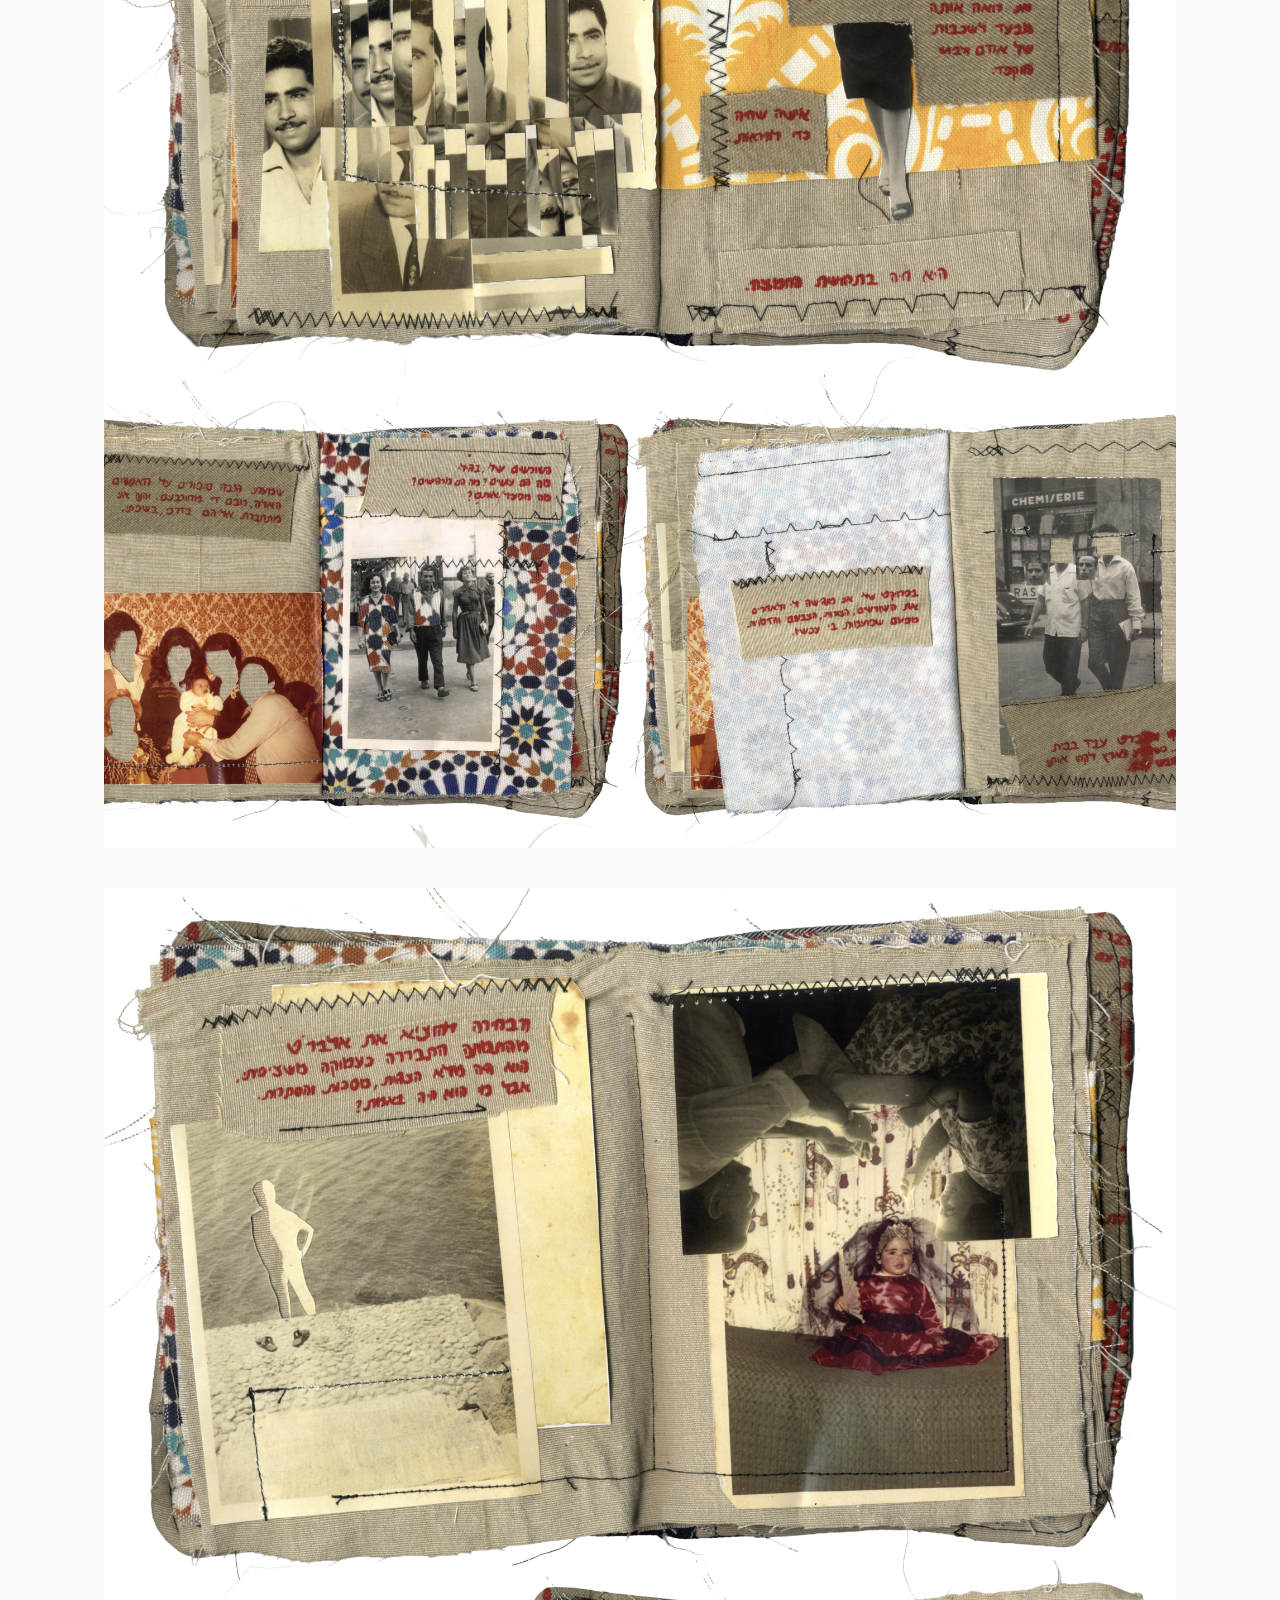
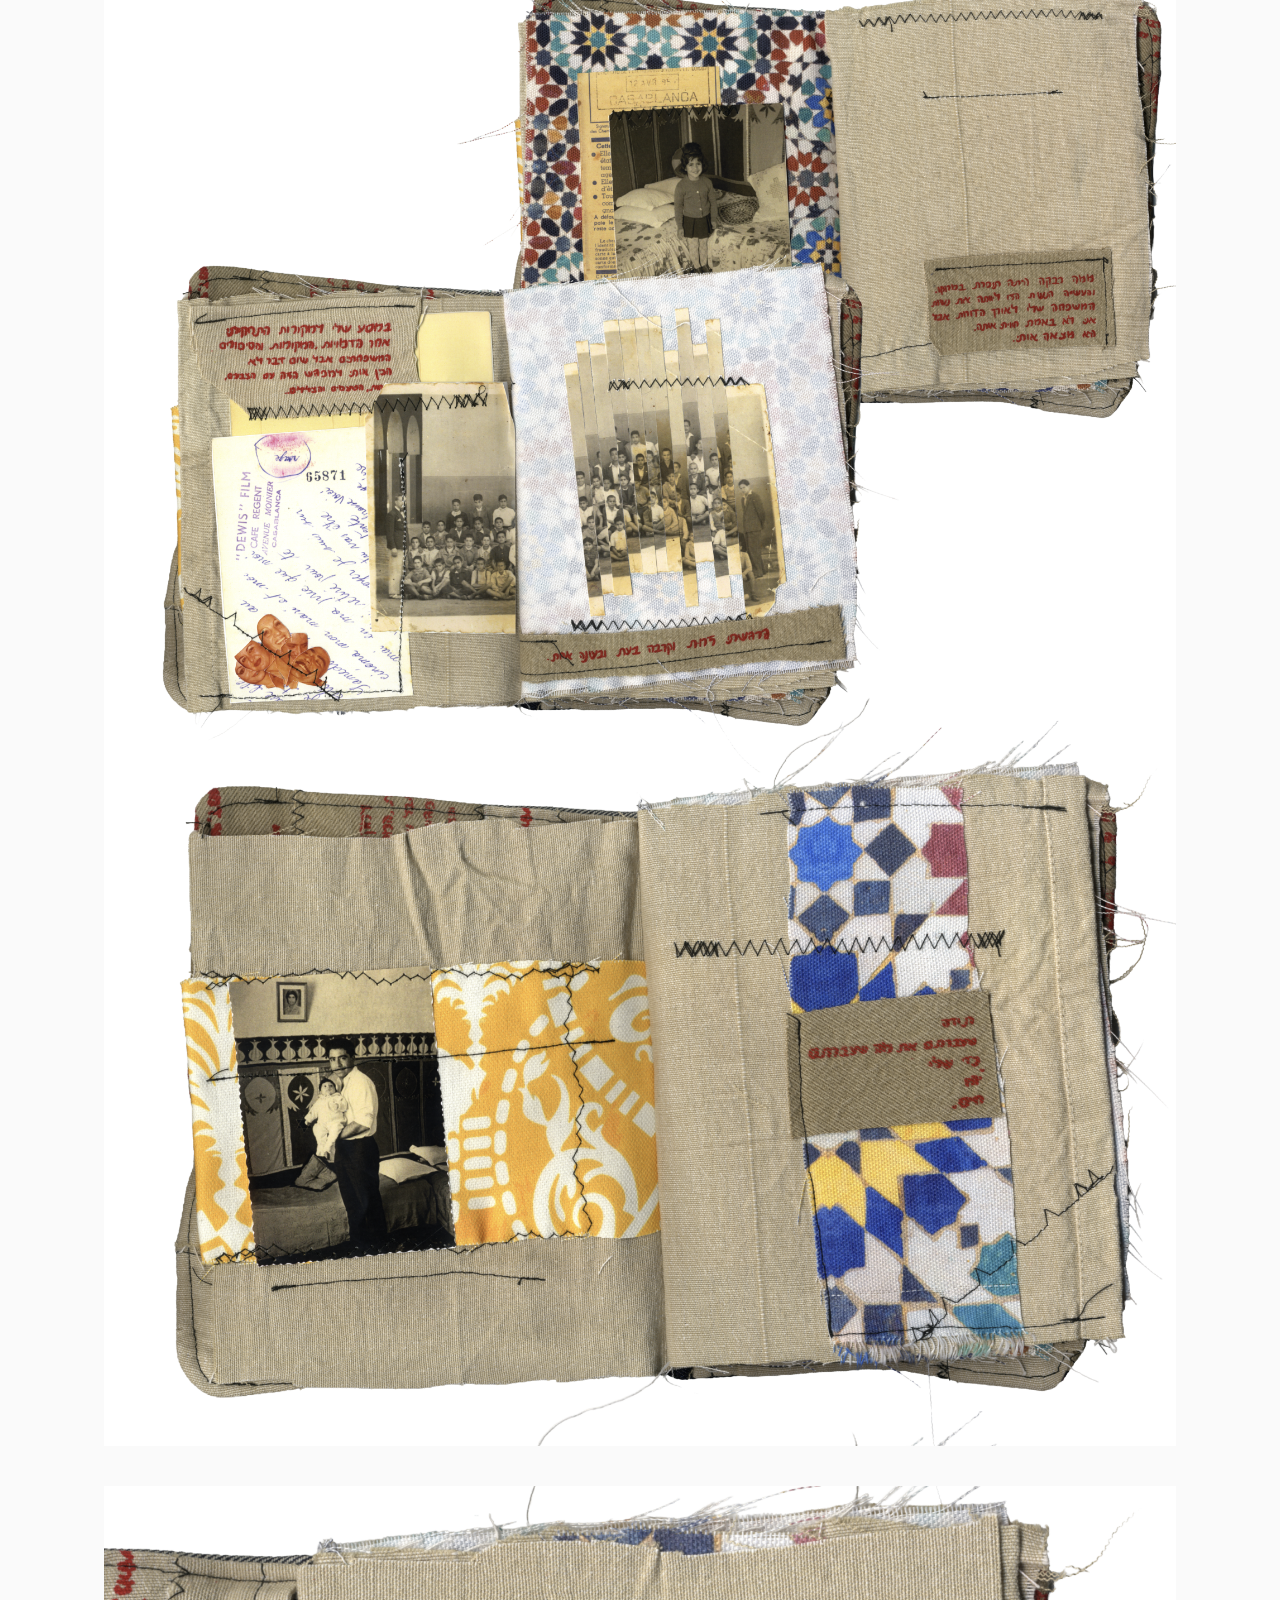
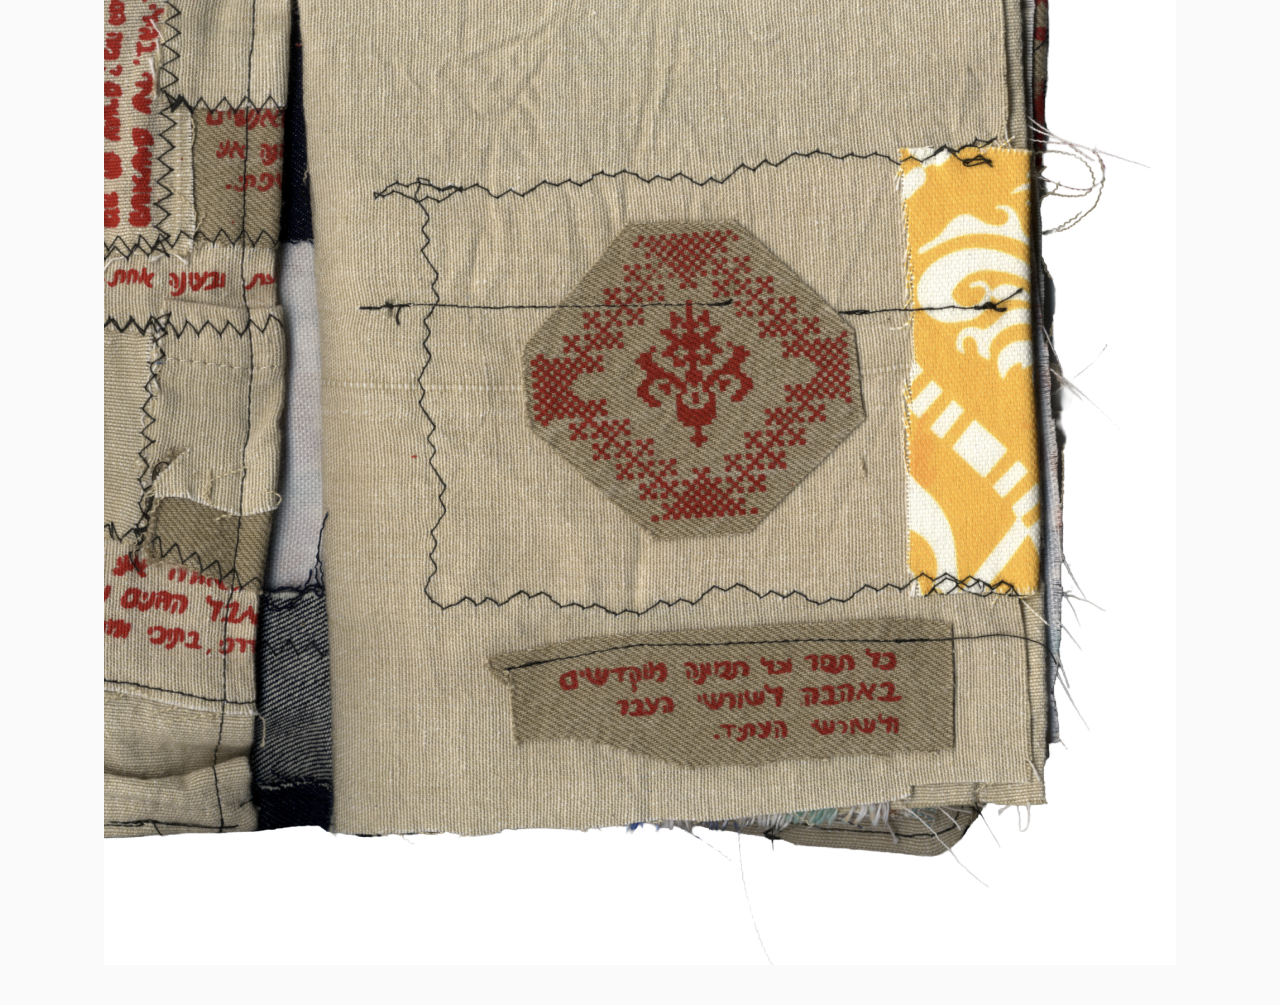
<file: moroccan-root.html>
<!DOCTYPE html>
<html lang="en">
<head>
  <meta charset="UTF-8" />
  <meta name="viewport" content="width=device-width, initial-scale=1.0" />
  <title>Moroccan Root — Leahy Miles Nir</title>
  <link rel="preconnect" href="https://fonts.googleapis.com" />
  <link rel="preconnect" href="https://fonts.gstatic.com" crossorigin />
  <link href="https://fonts.googleapis.com/css2?family=Inter:wght@400;500&display=swap" rel="stylesheet" />
  <link rel="stylesheet" href="css/site.css" />
</head>
<body>
  <header class="site-header site-header--compact">
    <a class="back" href="index.html">← Index</a>
    <h1 class="project-heading">Moroccan Root</h1>
  </header>

  <main class="gallery">
    <div class="gallery__item">
      <img src="images/moroccan root 1.png" alt="Moroccan Root — page 1" width="2400" height="1600" />
    </div>
    <div class="gallery__item">
      <video
        class="gallery__video"
        src="images/moroccan root video.mp4"
        autoplay
        muted
        loop
        playsinline
        aria-label="Moroccan Root video"
      ></video>
    </div>
    <div class="gallery__item">
      <img src="images/moroccan root 2.png" alt="Moroccan Root — page 2" width="2400" height="1600" />
    </div>
    <div class="gallery__item">
      <img src="images/moroccan root 3.png" alt="Moroccan Root — page 3" width="2400" height="1600" />
    </div>
    <div class="gallery__item">
      <img src="images/moroccan root 4.png" alt="Moroccan Root — page 4" width="2400" height="1600" />
    </div>
  </main>

  <script src="js/gallery-scroll.js"></script>
</body>
</html>
</file>
<file: css/site.css>
:root {
  --bg: #fafafa;
  --ink: #111111;
  --muted: #888888;
  --line: #e5e5e5;
  --ease: cubic-bezier(0.25, 0.1, 0.25, 1);
  --pad: clamp(1.25rem, 4vw, 2.5rem);
  --max: 72rem;
}

*,
*::before,
*::after {
  box-sizing: border-box;
  margin: 0;
  padding: 0;
}

html {
  -webkit-font-smoothing: antialiased;
  -moz-osx-font-smoothing: grayscale;
}

body {
  font-family: Inter, "Helvetica Neue", Helvetica, Arial, sans-serif;
  font-size: 0.875rem;
  font-weight: 400;
  letter-spacing: -0.01em;
  line-height: 1.4;
  color: var(--ink);
  background: var(--bg);
}

a {
  color: inherit;
  text-decoration: none;
}

img {
  display: block;
  max-width: 100%;
  height: auto;
}

.site-header {
  width: min(var(--max), 100%);
  margin-inline: auto;
  padding: var(--pad) var(--pad) 2rem;
}

.site-header--compact {
  padding-bottom: 1.5rem;
}

.name {
  font-size: 0.875rem;
  font-weight: 500;
  letter-spacing: -0.02em;
}

.back {
  display: inline-block;
  margin-bottom: 1.5rem;
  font-size: 0.8125rem;
  color: var(--muted);
  transition: color 0.2s var(--ease);
}

.back:hover {
  color: var(--ink);
}

.project-heading {
  font-size: 0.875rem;
  font-weight: 500;
  letter-spacing: -0.02em;
}

.grid {
  width: min(var(--max), 100%);
  margin-inline: auto;
  padding: 0 var(--pad) var(--pad);
  display: grid;
  grid-template-columns: repeat(2, 1fr);
  gap: var(--pad);
}

.card {
  display: block;
}

.card__media {
  position: relative;
  aspect-ratio: 1;
  overflow: hidden;
  background: #eee;
}

.card__media img {
  width: 100%;
  height: 100%;
  object-fit: cover;
  transition: filter 0.3s var(--ease);
}

.card__media::after {
  content: "";
  position: absolute;
  inset: 0;
  background: rgba(0, 0, 0, 0);
  transition: background 0.3s var(--ease);
  pointer-events: none;
}

.card:hover .card__media img,
.card:focus-visible .card__media img {
  filter: brightness(0.72);
}

.card:hover .card__media::after,
.card:focus-visible .card__media::after {
  background: rgba(0, 0, 0, 0.15);
}

.card__label {
  position: absolute;
  inset: 0;
  z-index: 1;
  display: flex;
  align-items: center;
  justify-content: center;
  padding: 1rem;
  font-size: 0.875rem;
  font-weight: 500;
  letter-spacing: -0.02em;
  text-align: center;
  color: #ffffff;
  opacity: 0;
  transition: opacity 0.3s var(--ease);
  pointer-events: none;
}

.card:hover .card__label,
.card:focus-visible .card__label {
  opacity: 1;
}

.gallery {
  width: min(var(--max), 100%);
  margin-inline: auto;
  padding: 0 var(--pad) var(--pad);
  display: flex;
  flex-direction: column;
  gap: var(--pad);
}

.gallery__item {
  min-width: 0;
  max-width: 100%;
  overflow: hidden;
  opacity: 0;
  transform: translateY(40px);
  transition:
    opacity 0.6s var(--ease),
    transform 0.6s var(--ease);
}

.gallery__item.is-visible {
  opacity: 1;
  transform: translateY(0);
}

.gallery__item img,
.gallery__item video {
  width: 100%;
  max-width: 100%;
  height: auto;
  display: block;
}

.gallery__item video {
  object-fit: cover;
  margin-inline: auto;
}

.youtube-embed {
  position: relative;
  width: 100%;
  aspect-ratio: 16 / 9;
  background: #000;
}

.youtube-embed__player,
.youtube-embed iframe {
  position: absolute;
  inset: 0;
  width: 100%;
  height: 100%;
}

.youtube-mute {
  position: absolute;
  right: 0.75rem;
  bottom: 0.75rem;
  z-index: 2;
  border: 0;
  padding: 0.35rem 0.5rem;
  font-size: 1.125rem;
  line-height: 1;
  cursor: pointer;
  background: rgba(0, 0, 0, 0.45);
  border-radius: 2px;
  transition: background 0.2s var(--ease);
}

.youtube-mute:hover {
  background: rgba(0, 0, 0, 0.65);
}

@media (max-width: 640px) {
  .grid {
    grid-template-columns: 1fr;
    gap: 2rem;
  }
}

@media (prefers-reduced-motion: reduce) {
  .card__media img,
  .card__media::after,
  .card__label {
    transition: none;
  }

  .gallery__item {
    opacity: 1;
    transform: none;
    transition: none;
  }
}
</file>
